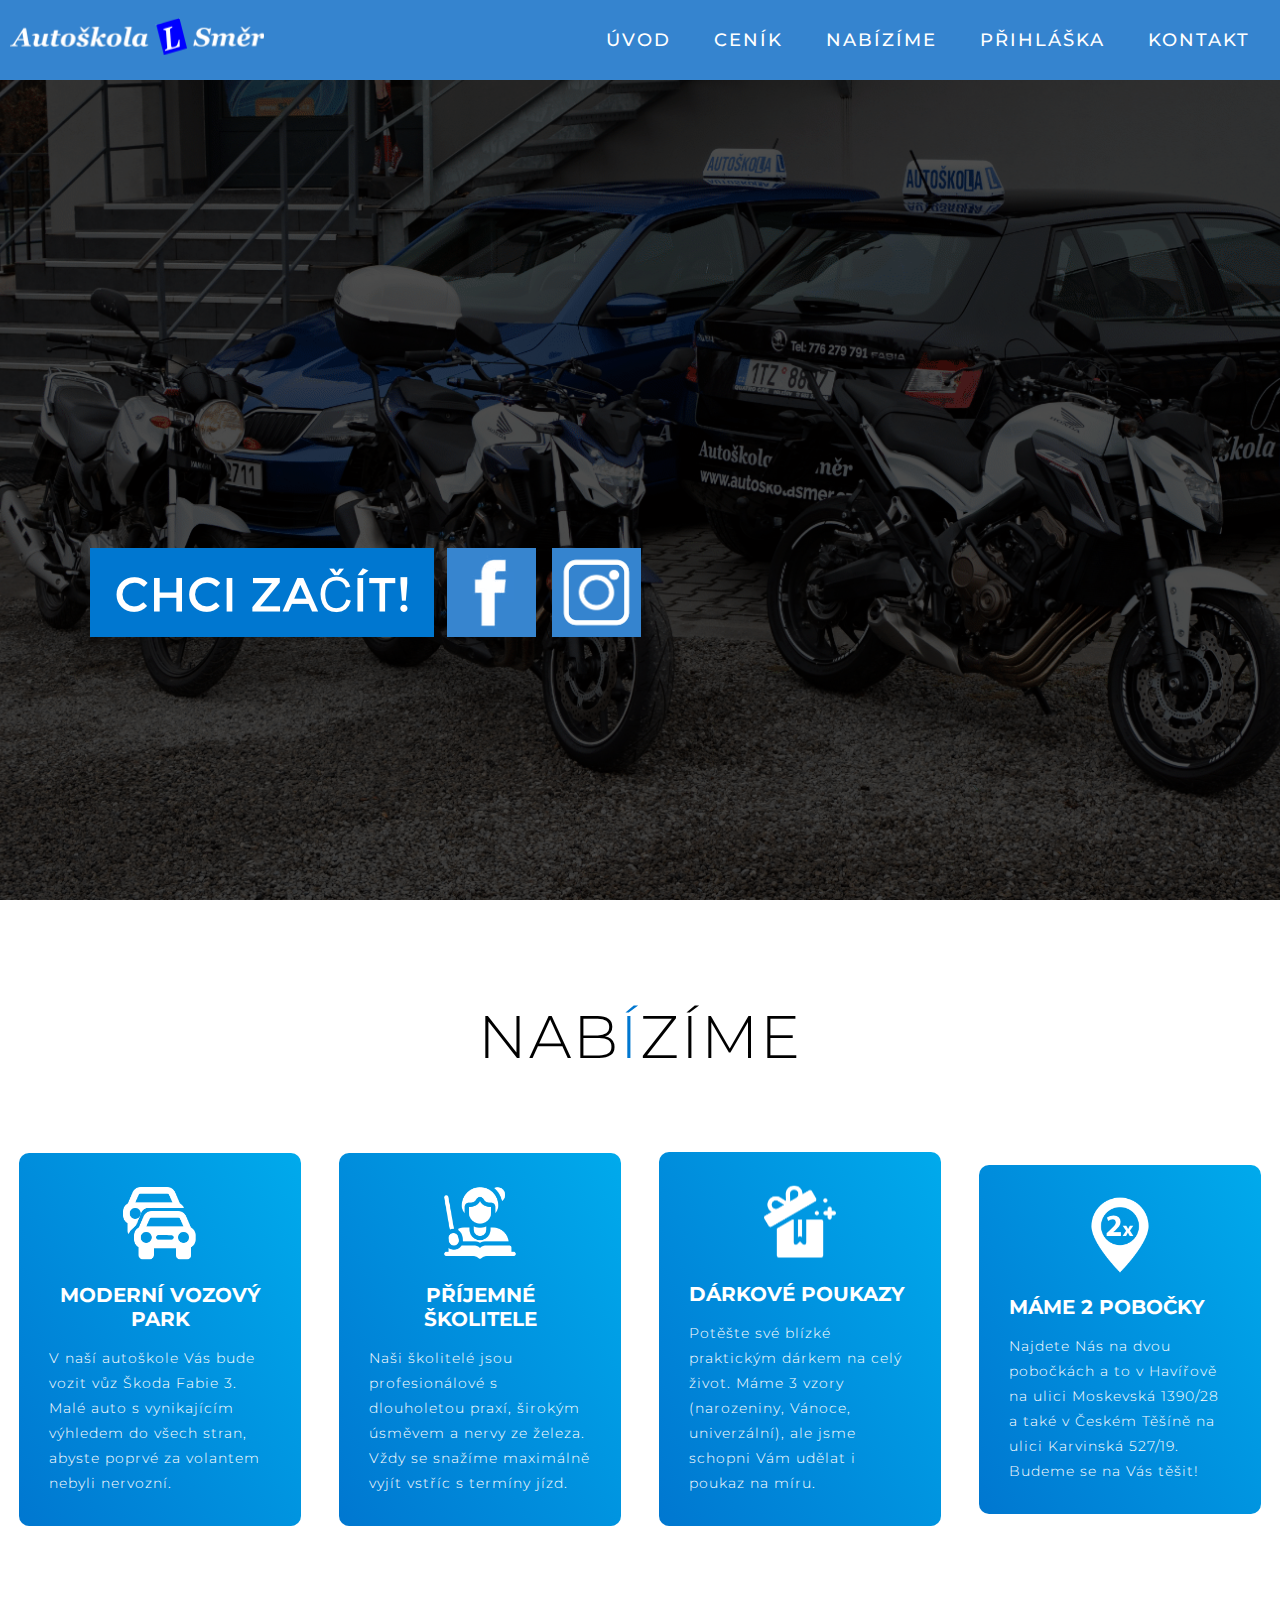
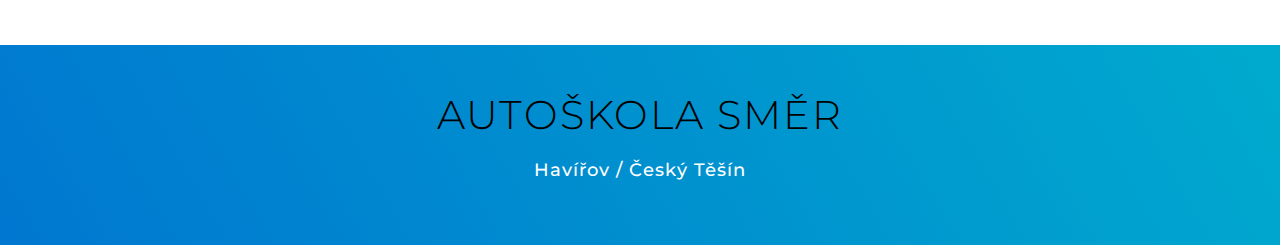
<file: index.html>
<!DOCTYPE html>
<html lang="en">

<head>
  <meta charset="UTF-8">
  <meta name="viewport" content="width=device-width, initial-scale=1.0">
  <meta name="description" content="Autoškola Směr Vám pomůže získat řidičské oprávnění na motorku nebo auto! Najdete nás v Havířově a Českém Těšíně."/>
  <link rel="stylesheet" href="style.css">
  <title>Autoškola Směr - Havířov, Český Těšín</title>
  <link rel="shortcut icon" type="image/jpg" href="./img/favicon.png"/>
</head>

<body>
  <!-- Header -->
  <section id="header">
    <div class="header container">
      <div class="nav-bar">
        <div class="brand">
          <a href="index.html">
            <h1><img src="img/autoskola_smer_logo.png" alt="autoškola havířov, český těšín, autoskola, havirov, cesky tesin"></h1>
          </a>
        </div>
        <div class="nav-list">
          <div class="hamburger">
            <div class="bar"></div>
          </div>
          <ul>
            <li><a href="index.html" data-after="Home">úvod</a></li>
            <li><a href="cenik.html" data-after="Service">Ceník</a></li>
            <li><a href="nabizime.html" data-after="Service">Nabízíme</a></li>
            <li><a href="ke_stazeni.html" data-after="links">Přihláška</a></li>
            <li><a href="kontakt.html" data-after="Contact">Kontakt</a></li>
          </ul>
        </div>
      </div>
    </div>
  </section>
  <!-- End Header -->


  <!-- Hero Section  -->
  <section id="hero">
    <div class="hero container">
      <div>
        <h1>Vítejte<span></span></h1>
        <h1>v AUTOŠKOLE SMĚR<span></span></h1>
        <h1>Havířov / Český Těšín<span></span></h1>
        <a href="#skupinyB" type="button" class="cta"><img src="./img/zacit_autoskola_smer_havirov_cesky_tesin_motorka_auto_ridicak_skupinaB_skupinaA.png" alt="autoskola autoškola Směr havířov havirov cesky tesin český těšín" /></a>
        <a href="https://www.facebook.com/Auto%C5%A1kola-Sm%C4%9Br-110506091506218" type="button" class="cta"><img src="./img/facebook_autoskola_smer_havirov_cesky_tesin_motorka_auto_ridicak_skupinaB_skupinaA.png" alt="facebook autoškola Směr Havířov a Český Těšín autoskola"/></a>\
        <a href="https://www.instagram.com/autoskolasmer/" type="button" class="cta"><img src="./img/instagram_autoskola_smer_havirov_cesky_tesin_motorka_auto_ridicak_skupinaB_skupinaA.png" alt="Instagram Autoškola Směr Havířov a Český Těšín autoskola" /></a>
      </div>
    </div>
  </section>
  <!-- End Hero Section  -->

  <!-- Service Section -->
  <section id="services">
    <div class="services container">
      <div class="service-top">
        <h1 class="section-title">NAB<span>Í</span>ZÍME</h1>
      </div>
      <div class="service-bottom">
        <div class="service-item">
          <div class="icon"><img src="./img/vozovy_park_autoskola_smer_havirov_cesky_tesin_motorka_auto_ridicak_skupinaB_skupinaA.png" alt="moderni vozovy park autoskola havirov"/></div>
          <h2>Moderní vozový park</h2>
          <p>V naší autoškole Vás bude vozit vůz Škoda Fabie 3. Malé auto s vynikajícím výhledem do všech stran, abyste poprvé za volantem nebyli nervozní.</p>
        </div>
        <div class="service-item">
          <div class="icon"><img src="./img/skolitele_autoskola_smer_havirov_cesky_tesin_motorka_auto_ridicak_skupinaB_skupinaA.png" alt="autoskola havirov cesky tesin skolitele"/></div>
          <h2>příjemné školitele</h2>
          <p>Naši školitelé jsou profesionálové s dlouholetou praxí, širokým úsměvem a nervy ze železa. Vždy se snažíme maximálně vyjít vstříc s termíny jízd.</p>
        </div>
        <div class="service-item">
          <div class="icon"><img src="./img/darkovy_poukaz_autoskola_smer_havirov_cesky_tesin_motorka_auto_ridicak_skupinaB_skupinaA.png" alt="autoskola autoškola darkovy poukaz dárkový poukaz havirov havířov český těšín"/></div>
          <h2>Dárkové poukazy</h2>
          <p>Potěšte své blízké praktickým dárkem na celý život. Máme 3 vzory (narozeniny, Vánoce, univerzální), ale jsme schopni Vám udělat i poukaz na míru. </p>
        </div>
        <div class="service-item">
          <div class="icon"><img src="./img/pobocky_autoskola_smer_havirov_cesky_tesin_motorka_auto_ridicak_skupinaB_skupinaA.png" alt="autoskola autoškola havířov havirov cesky tesin český těšín"/></div>
          <h2>Máme 2 pobočky</h2>
          <p>Najdete Nás na dvou pobočkách a to v Havířově na ulici Moskevská 1390/28 a také v Českém Těšíně na ulici Karvinská 527/19. Budeme se na Vás těšit!</p>
        </div>
      </div>
    </div>
  </section>
  <!-- End Service Section -->

  <!-- Footer -->
  <section id="footer">
    <div class="footer container">
      <div class="section-title">Autoškola směr</div>
      <h2>Havířov / Český Těšín</h2>
      </div>
    </div>
  </section>
  <!-- End Footer -->
  <script src="./app.js"></script>
</body>
</html>
</file>
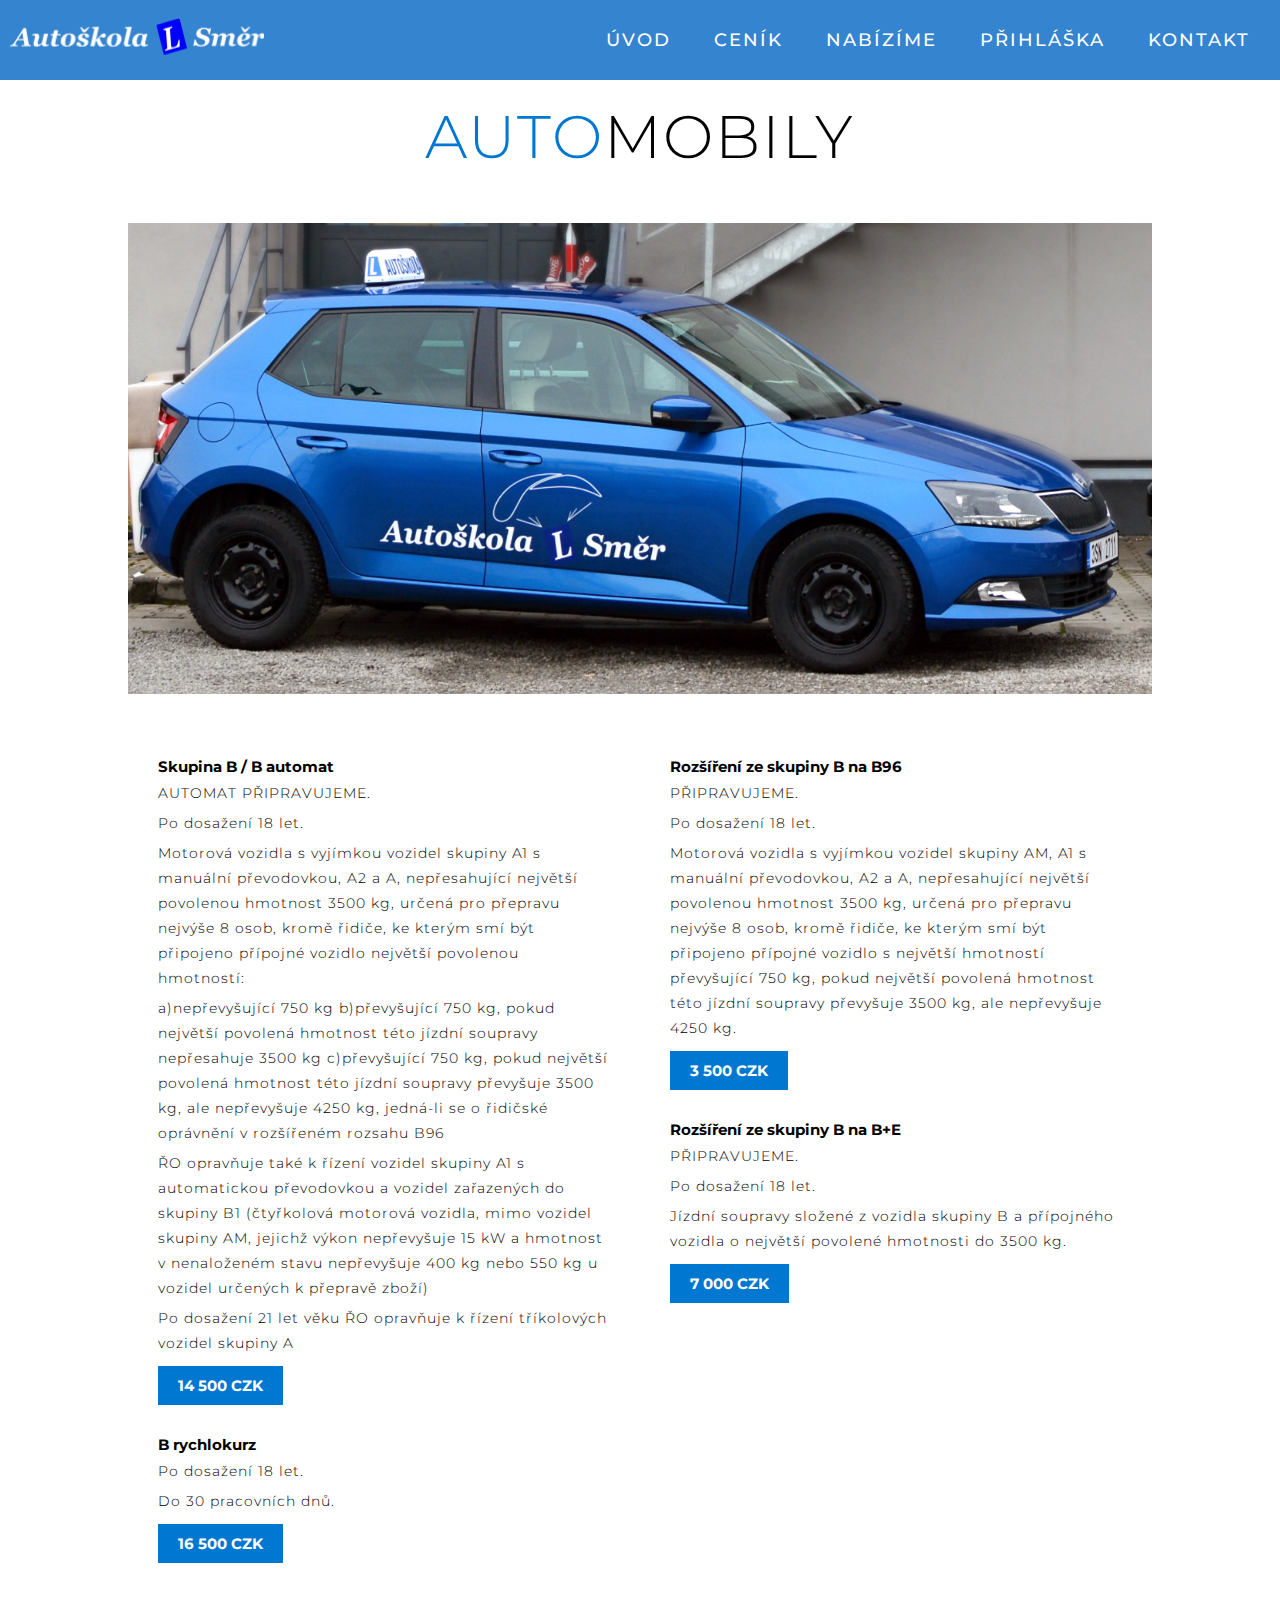
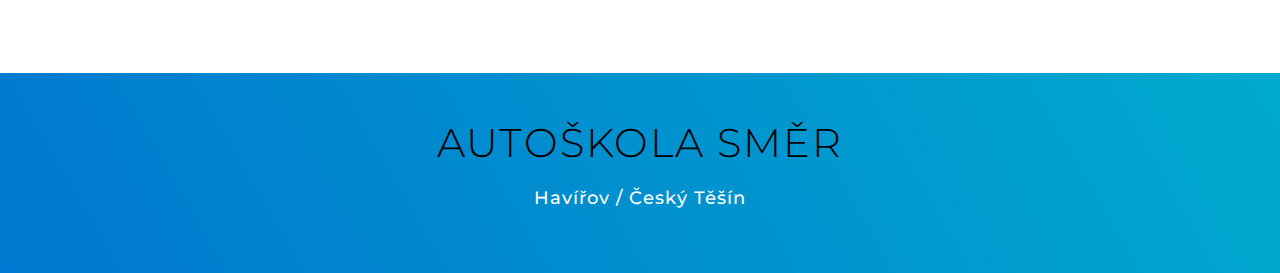
<file: car.html>
<!DOCTYPE html>
<html lang="en">

<head>
  <meta charset="UTF-8">
  <meta name="viewport" content="width=device-width, initial-scale=1.0">
  <meta name="description" content="Řidičské oprávnění pro skupinu B, B automat, B+E, B96"/>
  <link rel="stylesheet" href="style.css">
  <link rel="stylesheet" href="styleCarBike.css">
  <title>Autoškola Směr - Skupina B</title>
  <link rel="shortcut icon" type="image/jpg" href="./img/favicon.png"/>
</head>

<body>
  <!-- Header -->
  <section id="header">
    <div class="header container">
      <div class="nav-bar">
        <div class="brand">
          <a href="index.html">
            <h1><img src="img/autoskola_smer_logo.png" alt="autoškola havířov, český těšín, autoskola, havirov, cesky tesin"></h1>
          </a>
        </div>
        <div class="nav-list">
          <div class="hamburger">
            <div class="bar"></div>
          </div>
          <ul>
            <li><a href="index.html" data-after="Home">úvod</a></li>
            <li><a href="cenik.html" data-after="Service">Ceník</a></li>
            <li><a href="nabizime.html" data-after="Service">Nabízíme</a></li>
            <li><a href="ke_stazeni.html" data-after="links">Přihláška</a></li>
            <li><a href="kontakt.html" data-after="Contact">Kontakt</a></li>
          </ul>
        </div>
      </div>
    </div>
  </section>
  <!-- End Header -->

 <!-- SkupinyB Section -->
  <section id="skupinyB">
     <div class="skupinyB container">
       <div class="top">
         <h1 class="section-title"><span>Auto</span>mobily</h1>
         <img src="./img/auto_havirov_autoskola_B_B+E_B96_cesky_tesin_ridicak_ridicsky_prukaz_foto1.jpg" alt="autoskola havirov cesky tesin skupina B B+E B96">
       </div>
       <div class="bottom">
         <div class="bottom-left">

          <h2>Skupina B / B automat</h2>
          <p>AUTOMAT PŘIPRAVUJEME.</p>
          <p>Po dosažení 18 let.</p>
          <p>Motorová vozidla s vyjímkou vozidel skupiny  A1 s manuální převodovkou, A2 a A,  nepřesahující největší povolenou hmotnost 3500 kg, určená pro přepravu nejvýše 8 osob, kromě řidiče, ke kterým smí být připojeno přípojné vozidlo  největší povolenou hmotností: </p>
          <p>a)nepřevyšující 750 kg b)převyšující 750 kg, pokud největší povolená hmotnost této jízdní soupravy nepřesahuje 3500 kg c)převyšující 750 kg, pokud největší povolená hmotnost této jízdní soupravy převyšuje 3500 kg, ale nepřevyšuje 4250 kg, jedná-li se o řidičské oprávnění v rozšířeném rozsahu B96 </p>
          <p>ŘO opravňuje také k řízení vozidel skupiny A1 s automatickou převodovkou a vozidel zařazených do skupiny B1 (čtyřkolová motorová vozidla, mimo vozidel skupiny AM, jejichž výkon nepřevyšuje 15 kW a hmotnost v nenaloženém stavu nepřevyšuje 400 kg nebo 550 kg u vozidel určených k přepravě zboží)</p>
          <p>Po dosažení 21 let věku ŘO opravňuje k řízení tříkolových vozidel skupiny A</p>
          <div class="skupinyB-cena">
            <h2>14 500 CZK</h2>
          </div>

          <h2>B rychlokurz</h2>
          <p>Po dosažení 18 let.</p>
          <p>Do 30 pracovních dnů.</p>
          <div class="skupinyB-cena">
            <h2>16 500 CZK</h2>
          </div>

        </div>
        <div class="bottom-right">

          <h2>Rozšíření ze skupiny B na B96</h2>
          <p>PŘIPRAVUJEME.</p>
          <p>Po dosažení 18 let.</p>
          <p>Motorová vozidla s vyjímkou vozidel skupiny AM, A1 s manuální převodovkou, A2 a A, nepřesahující největší povolenou hmotnost 3500 kg, určená pro přepravu nejvýše 8 osob, kromě řidiče, ke kterým smí být připojeno přípojné vozidlo s největší hmotností převyšující 750 kg, pokud největší povolená hmotnost této jízdní soupravy převyšuje 3500 kg, ale nepřevyšuje 4250 kg.</p>
          <div class="skupinyB-cena">
            <h2>3 500 CZK</h2>
          </div>

          <h2>Rozšíření ze skupiny B na B+E</h2>
          <p>PŘIPRAVUJEME.</p>
          <p>Po dosažení 18 let.</p>
          <p>Jízdní soupravy složené z vozidla skupiny B a přípojného vozidla o největší povolené hmotnosti do 3500 kg.</p>
          <div class="skupinyB-cena">
            <h2>7 000 CZK</h2>
          </div>
        </div>
      </div>
    </div>
  </section>  
  <!-- End SkupinyB Section -->

  <!-- Footer -->
  <section id="footer">
    <div class="footer container">
      <div class="section-title">Autoškola směr</div>
      <h2>Havířov / Český Těšín</h2>
      </div>
    </div>
  </section>
  <!-- End Footer -->

  <script src="./app.js"></script>
</body>
</html>
</file>
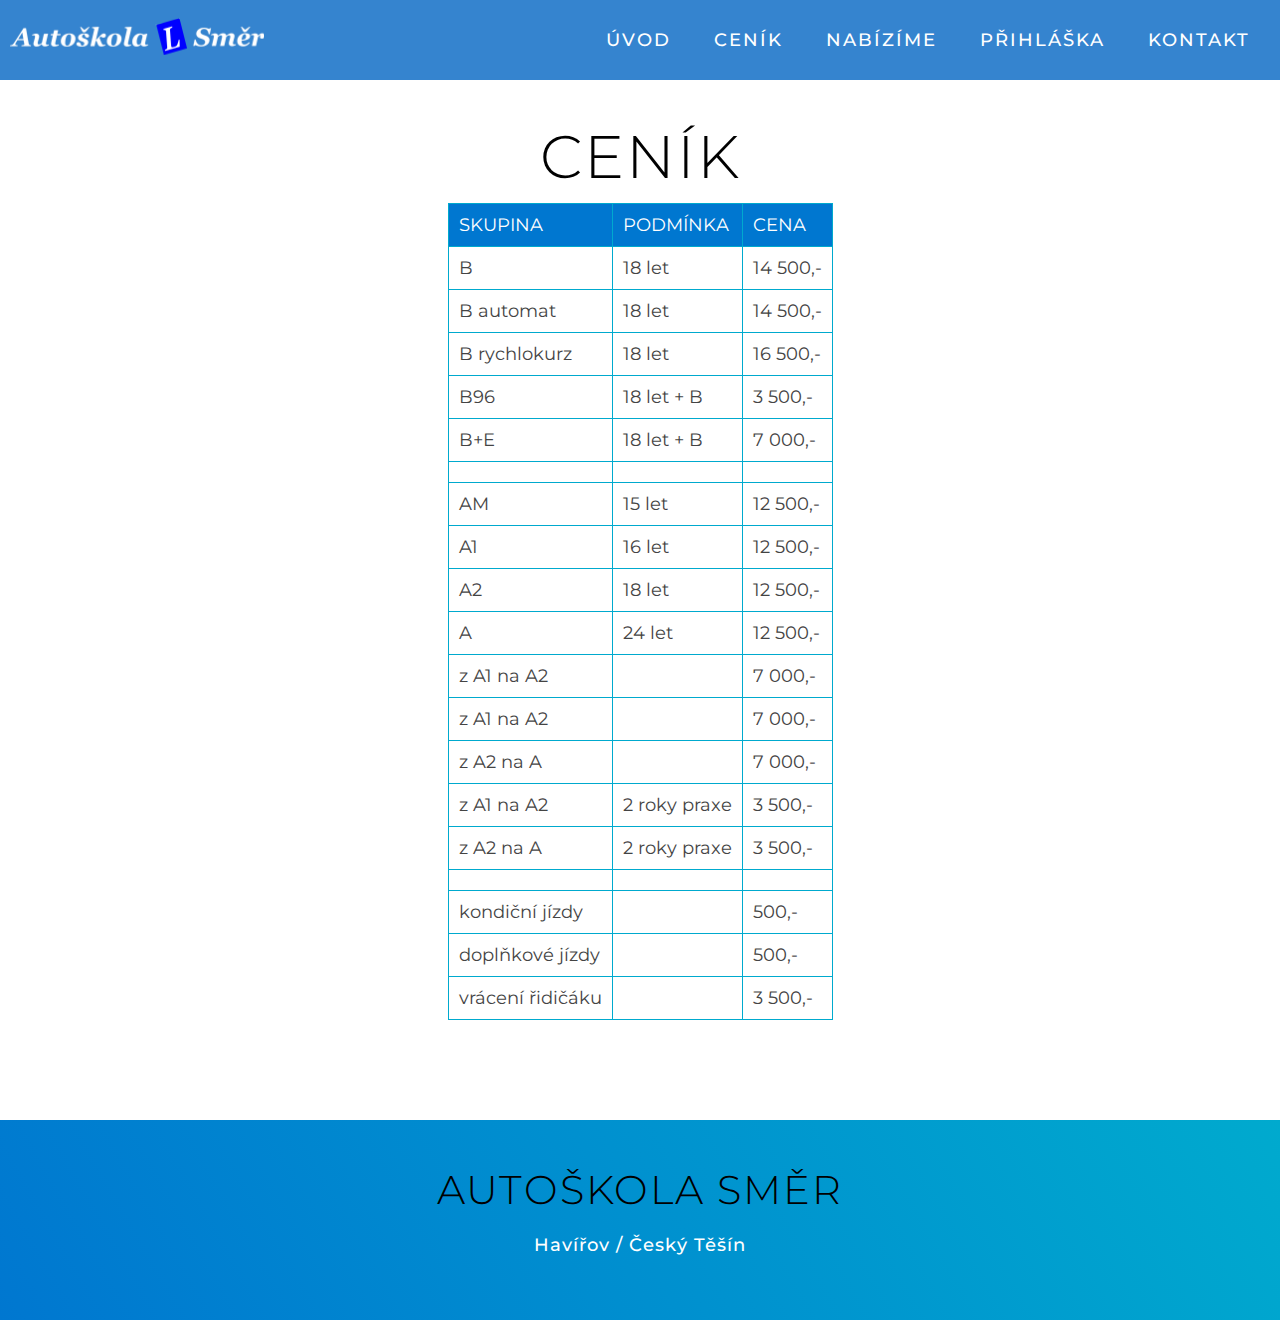
<file: cenik.html>
<!DOCTYPE html>
<html lang="en">

<head>
  <meta charset="UTF-8">
  <meta name="viewport" content="width=device-width, initial-scale=1.0">
  <meta name="description" content="Kompletní ceník naší autoškoly. Skupina B, A"/>
  <link rel="stylesheet" href="style.css">
  <link rel="stylesheet" href="styleCenik.css">
  <title>Autoškola Směr - Ceník</title>
  <link rel="shortcut icon" type="image/jpg" href="./img/favicon.png"/>
</head>

<body>
  <!-- Header -->
  <section id="header">
    <div class="header container">
      <div class="nav-bar">
        <div class="brand">
          <a href="index.html">
            <h1><img src="img/autoskola_smer_logo.png" alt="autoškola havířov, český těšín, autoskola, havirov, cesky tesin"></h1>
          </a>
        </div>
        <div class="nav-list">
          <div class="hamburger">
            <div class="bar"></div>
          </div>
          <ul>
            <li><a href="index.html" data-after="Home">úvod</a></li>
            <li><a href="cenik.html" data-after="Service">Ceník</a></li>
            <li><a href="nabizime.html" data-after="Service">Nabízíme</a></li>
            <li><a href="ke_stazeni.html" data-after="links">Přihláška</a></li>
            <li><a href="kontakt.html" data-after="Contact">Kontakt</a></li>
          </ul>
        </div>
      </div>
    </div>
  </section>
  <!-- End Header -->

<!-- Cenik Section -->
<section id="cenik">
  <div class="cenikAuto">
    <h1 class="section-title">CENÍK</h1>
  </div>

<style type="text/css">
.tg  {border-collapse:collapse; border-color:#00AACE; border-spacing:0; margin:0px auto;margin-bottom: 100px;margin-top: 10px;}
.tg td{background-color:white; border-color:#00AACE; border-style:solid; border-width:1px; color:#444;
font-size:14px; overflow:hidden; padding:10px; word-break:normal;}
.tg th{background-color:#0077D0; border-color:#00AACE; border-style:solid; border-width:1px;color:#fff;
font-size:14px;font-weight:normal; overflow:hidden; padding: 10px; word-break:normal;}
.tg .tg-7zrl{text-align:left; vertical-align:bottom;}
@media screen and (max-width: 768px) {.tg {width: auto !important;}.tg col {width: auto !important;}.tg-wrap {overflow-x: auto;-webkit-overflow-scrolling: touch;margin: auto 0px;}}
@media only screen and (min-width: 1200px) {.tg td{font-size: 18px;} .tg th{font-size: 18px;}}
</style>
<div class="tg-wrap"><table class="tg">
<thead>
 <tr>
   <th class="tg-7zrl">SKUPINA</th>
   <th class="tg-7zrl">PODMÍNKA</th>
   <th class="tg-7zrl">CENA</th>
 </tr>
</thead>
<tbody>
 <tr>
   <td class="tg-7zrl">B</td>
   <td class="tg-7zrl">18 let</td>
   <td class="tg-7zrl">14 500,-</td>
 </tr>
 <tr>
   <td class="tg-7zrl">B automat</td>
   <td class="tg-7zrl">18 let</td>
   <td class="tg-7zrl">14 500,-</td>
 </tr>
 <tr>
   <td class="tg-7zrl">B rychlokurz</td>
   <td class="tg-7zrl">18 let</td>
   <td class="tg-7zrl">16 500,-</td>
 </tr>
 <tr>
   <td class="tg-7zrl">B96</td>
   <td class="tg-7zrl">18 let + B</td>
   <td class="tg-7zrl">3 500,-</td>
 </tr>
 <tr>
   <td class="tg-7zrl">B+E</td>
   <td class="tg-7zrl">18 let + B</td>
   <td class="tg-7zrl">7 000,-</td>
 </tr>
 <tr>
   <td class="tg-7zrl"></td>
   <td class="tg-7zrl"></td>
   <td class="tg-7zrl"></td>
 </tr>
 <tr>
  <td class="tg-7zrl">AM</td>
  <td class="tg-7zrl">15 let</td>
  <td class="tg-7zrl">12 500,-</td>
</tr>
 <tr>
   <td class="tg-7zrl">A1</td>
   <td class="tg-7zrl">16 let</td>
   <td class="tg-7zrl">12 500,-</td>
 </tr>
 <tr>
   <td class="tg-7zrl">A2</td>
   <td class="tg-7zrl">18 let</td>
   <td class="tg-7zrl">12 500,-</td>
 </tr>
 <tr>
   <td class="tg-7zrl">A</td>
   <td class="tg-7zrl">24 let</td>
   <td class="tg-7zrl">12 500,-</td>
 </tr>
 <tr>
   <td class="tg-7zrl">z A1 na A2</td>
   <td class="tg-7zrl"></td>
   <td class="tg-7zrl">7 000,-</td>
 </tr>
 <tr>
   <td class="tg-7zrl">z A1 na A2</td>
   <td class="tg-7zrl"></td>
   <td class="tg-7zrl">7 000,-</td>
 </tr>
 <tr>
   <td class="tg-7zrl">z A2 na A</td>
   <td class="tg-7zrl"></td>
   <td class="tg-7zrl">7 000,-</td>
 </tr>
 <tr>
   <td class="tg-7zrl">z A1 na A2</td>
   <td class="tg-7zrl">2 roky praxe</td>
   <td class="tg-7zrl">3 500,-</td>
 </tr>
 <tr>
   <td class="tg-7zrl">z A2 na A</td>
   <td class="tg-7zrl">2 roky praxe</td>
   <td class="tg-7zrl">3 500,-</td>
 </tr>
 <tr>
   <td class="tg-7zrl"></td>
   <td class="tg-7zrl"></td>
   <td class="tg-7zrl"></td>
 </tr>
 <tr>
   <td class="tg-7zrl">kondiční jízdy</td>
   <td class="tg-7zrl"></td>
   <td class="tg-7zrl">500,-</td>
 </tr>
 <tr>
   <td class="tg-7zrl">doplňkové jízdy</td>
   <td class="tg-7zrl"></td>
   <td class="tg-7zrl">500,-</td>
 </tr>
 <tr>
   <td class="tg-7zrl">vrácení řidičáku</td>
   <td class="tg-7zrl"></td>
   <td class="tg-7zrl">3 500,-</td>
 </tr>
</tbody>
</table></div>

</section>


<!-- End Cenik Section -->

    <!-- Footer -->
    <section id="footer">
        <div class="footer container">
          <div class="section-title">Autoškola směr</div>
          <h2>Havířov / Český Těšín</h2>
          </div>
        </div>
      </section>
      <!-- End Footer -->
      <script src="./app.js"></script>
    </body>
    </html>
</file>
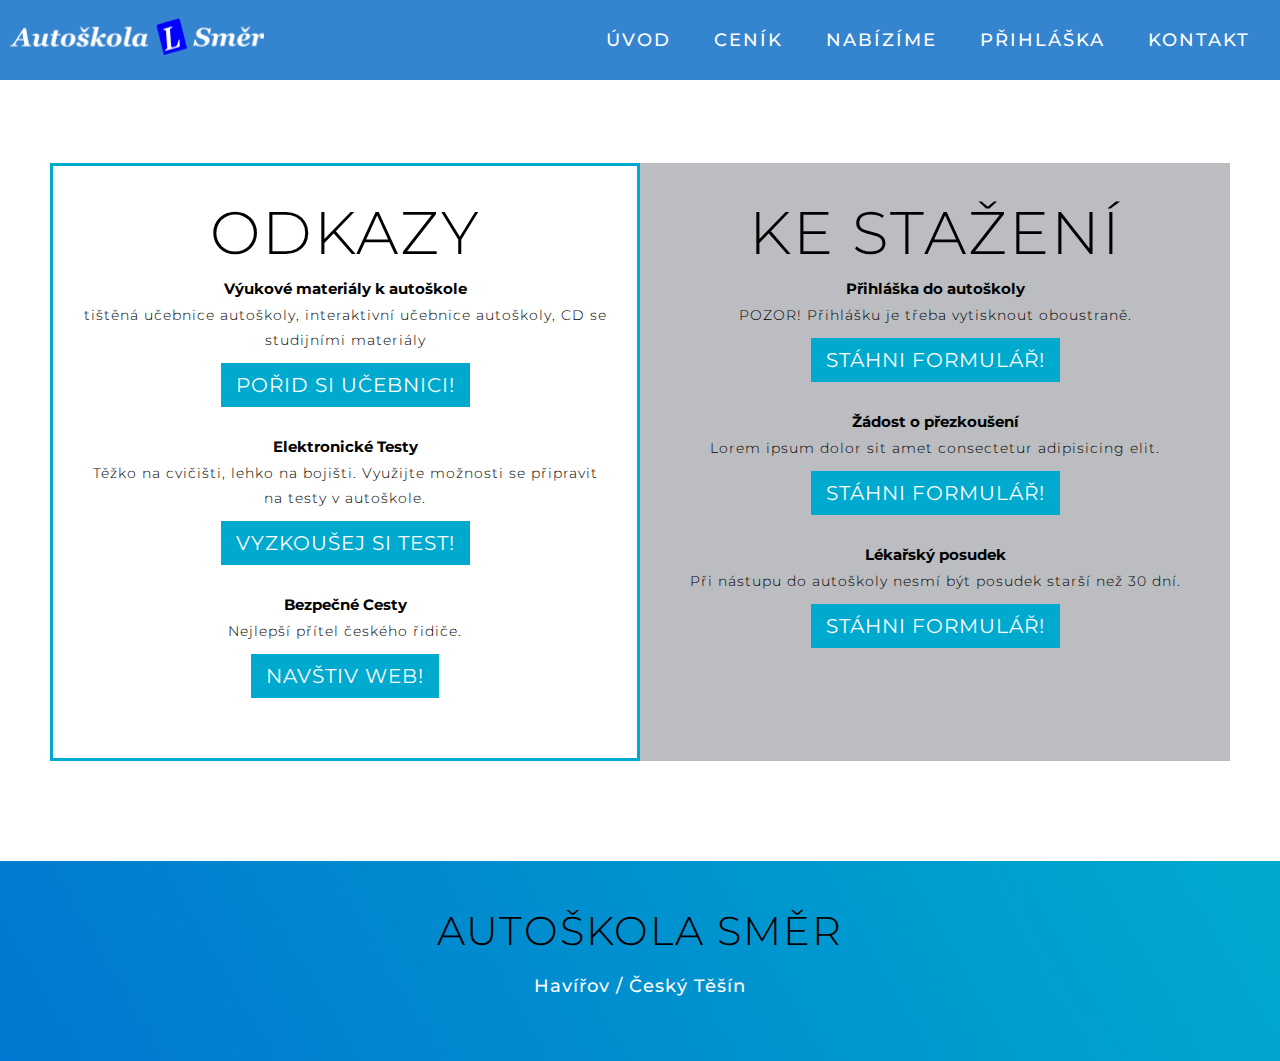
<file: ke_stazeni.html>
<!DOCTYPE html>
<html lang="en">

<head>
  <meta charset="UTF-8">
  <meta name="viewport" content="width=device-width, initial-scale=1.0">
  <meta name="description" content="Stáhnete si přihlášku a další potřebné dokumenty pohodlně z našich stránek."/>
  <link rel="stylesheet" href="style.css">
  <link rel="stylesheet" href="styleKeStazeni.css"
  <title>Autoškola Směr - Přihláška / Downloads</title>
  <link rel="shortcut icon" type="image/jpg" href="./img/favicon.png"/>
</head>

<body>
  <!-- Header -->
  <section id="header">
    <div class="header container">
      <div class="nav-bar">
        <div class="brand">
          <a href="index.html">
            <h1><img src="img/autoskola_smer_logo.png" alt="autoškola havířov, český těšín, autoskola, havirov, cesky tesin"></h1>
          </a>
        </div>
        <div class="nav-list">
          <div class="hamburger">
            <div class="bar"></div>
          </div>
          <ul>
            <li><a href="index.html" data-after="Home">úvod</a></li>
            <li><a href="cenik.html" data-after="Service">Ceník</a></li>
            <li><a href="nabizime.html" data-after="Service">Nabízíme</a></li>
            <li><a href="ke_stazeni.html" data-after="links">Přihláška</a></li>
            <li><a href="kontakt.html" data-after="Contact">Kontakt</a></li>
          </ul>
        </div>
      </div>
    </div>
  </section>
  <!-- End Header -->

<!-- Odkazy Section -->
<section id="links">
    <div class="links container">
      <div class="left">
        <h1 class="section-title">Odkazy</h1>

        <h2>Výukové materiály k autoškole</h2>
        <p>tištěná učebnice autoškoly, interaktivní učebnice autoškoly, CD se studijními materiály</p>
        <a href="http://www.schroter.cz/" type="button" class="odkaz">POŘID SI UČEBNICI!</a>

        <h2>Elektronické Testy</h2>
        <p>Těžko na cvičišti, lehko na bojišti. Využijte možnosti se připravit na testy v autoškole.</p>
        <a href="https://etesty2.mdcr.cz/" type="button" class="odkaz">VYZKOUŠEJ SI TEST!</a>
        
        <h2>Bezpečné Cesty</h2>
        <p>Nejlepší přítel českého řidiče.</p>
        <a href="https://www.bezpecnecesty.cz/" type="button" class="odkaz">NAVŠTIV WEB!</a>

      </div>
      <div class="right">
        <h1 class="section-title">Ke Stažení</h1>
        
        <h2>Přihláška do autoškoly</h2>
        <p>POZOR! Přihlášku je třeba vytisknout oboustraně.</p>
        <a href="./files/zadost_prijet_autoskola_tisk_oboustrane.pdf" download class="odkaz">STÁHNI FORMULÁŘ!</a>

        <h2>Žádost o přezkoušení</h2>
        <p>Lorem ipsum dolor sit amet consectetur adipisicing elit.</p>
        <a href="" download class="odkaz">STÁHNI FORMULÁŘ!</a>

        <h2>Lékařský posudek</h2>
        <p>Při nástupu do autoškoly nesmí být posudek starší než 30 dní.</p>
        <a href="./files/Posudek_o_zdravotni_zpusobilosti.doc" download class="odkaz">STÁHNI FORMULÁŘ!</a>

      </div>
    </div>
   </section>
 <!-- End Odkazy Section -->

<!-- Footer -->
   <section id="footer">
       <div class="footer container">
         <div class="section-title">Autoškola směr</div>
         <h2>Havířov / Český Těšín</h2>
         </div>
       </div>
     </section>
     <!-- End Footer -->
     <script src="./app.js"></script>
   </body>
   </html>
</file>
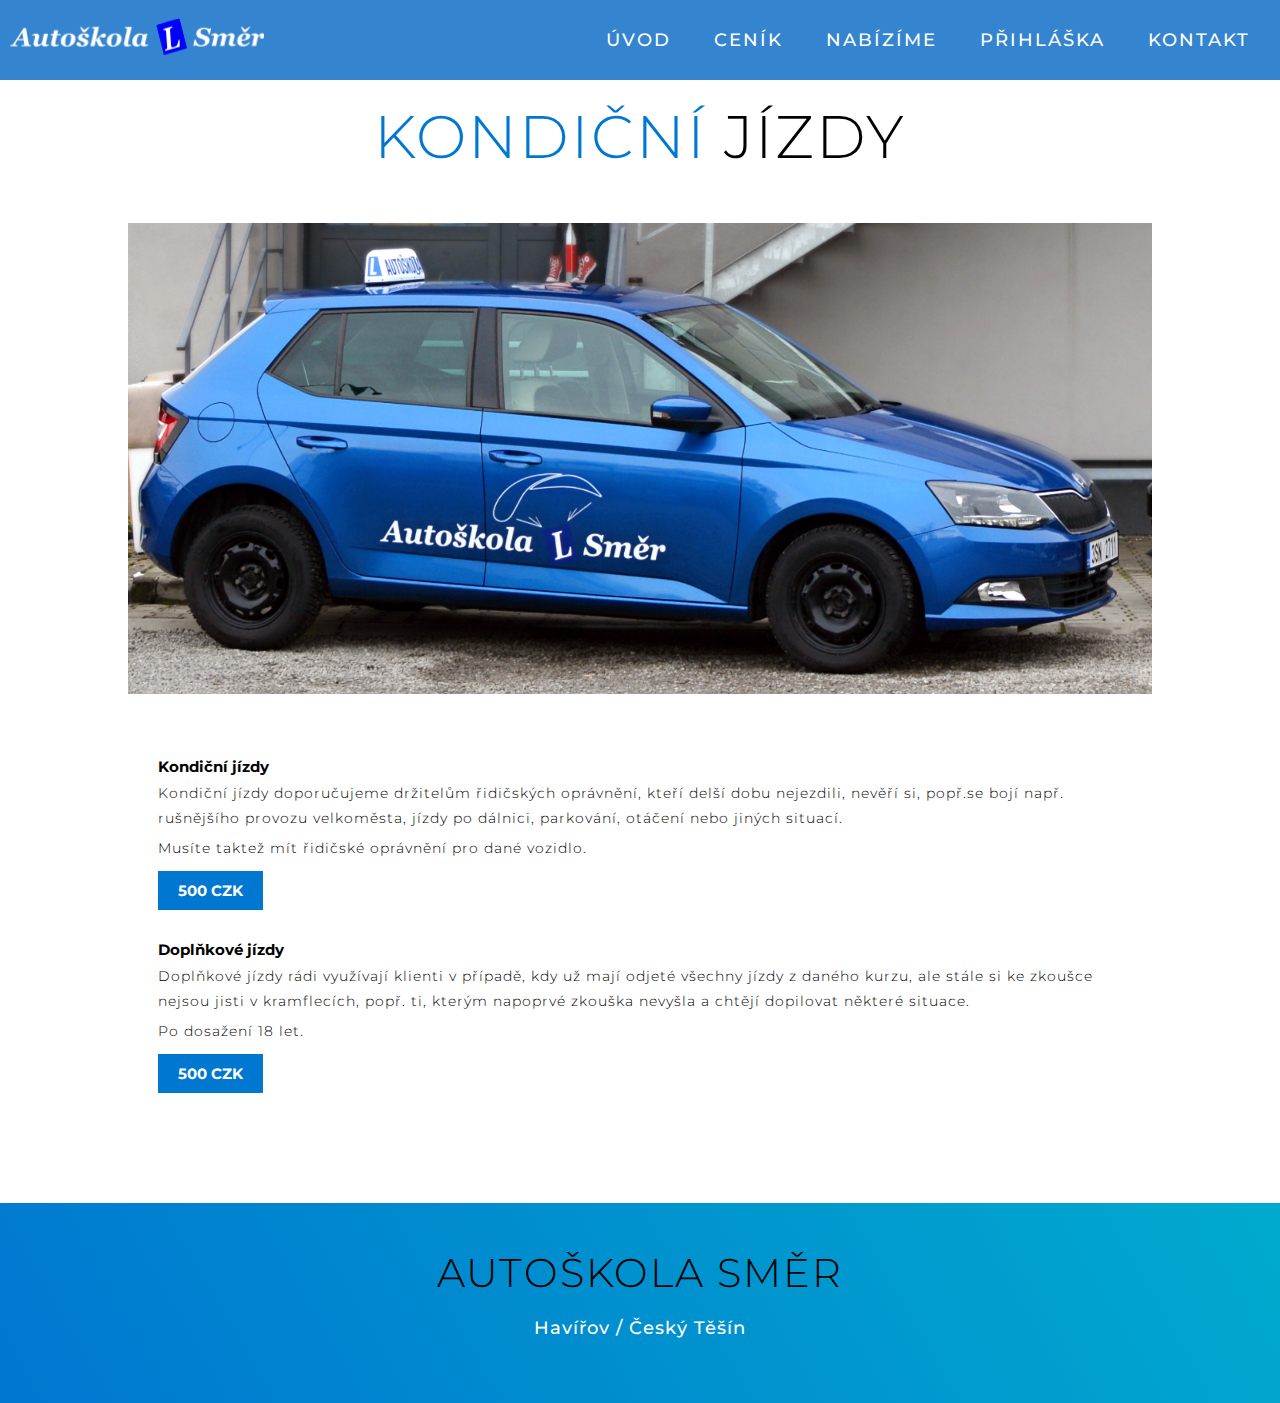
<file: kondicni_jizdy.html>
<!DOCTYPE html>
<html lang="en">

<head>
  <meta charset="UTF-8">
  <meta name="viewport" content="width=device-width, initial-scale=1.0">
  <meta name="description" content="Kondiční jízdy Havířov a Český Těšín. Pro řidiče, kteří se chtějí oprášit nebo zlepšit své schopnosti."/>
  <link rel="stylesheet" href="style.css">
  <link rel="stylesheet" href="styleCarBike.css">
  <title>Autoškola Směr - Kondiční jízdy</title>
  <link rel="shortcut icon" type="image/jpg" href="./img/favicon.png"/>
</head>

<body>
  <!-- Header -->
  <section id="header">
    <div class="header container">
      <div class="nav-bar">
        <div class="brand">
          <a href="index.html">
            <h1><img src="img/autoskola_smer_logo.png" alt="autoškola havířov, český těšín, autoskola, havirov, cesky tesin"></h1>
          </a>
        </div>
        <div class="nav-list">
          <div class="hamburger">
            <div class="bar"></div>
          </div>
          <ul>
            <li><a href="index.html" data-after="Home">úvod</a></li>
            <li><a href="cenik.html" data-after="Service">Ceník</a></li>
            <li><a href="nabizime.html" data-after="Service">Nabízíme</a></li>
            <li><a href="ke_stazeni.html" data-after="links">Přihláška</a></li>
            <li><a href="kontakt.html" data-after="Contact">Kontakt</a></li>
          </ul>
        </div>
      </div>
    </div>
  </section>
  <!-- End Header -->

<!-- SkupinyB Section -->
<section id="skupinyB">
    <div class="skupinyB container">
      <div class="top">
        <h1 class="section-title"><span>Kondiční</span> jízdy</h1>
        <img src="./img/auto_havirov_autoskola_B_B+E_B96_cesky_tesin_ridicak_ridicsky_prukaz_foto1.jpg" alt="autoskola havirov cesky tesin skupina B B+E B96">
      </div>
      <div class="bottom">
        <div class="bottom-left">

         <h2>Kondiční jízdy</h2>
         <p>Kondiční jízdy doporučujeme držitelům řidičských oprávnění, kteří delší dobu nejezdili, nevěří si, popř.se bojí např. rušnějšího provozu velkoměsta, jízdy po dálnici, parkování, otáčení nebo jiných situací.</p>
         <p>Musíte taktež mít řidičské oprávnění pro dané vozidlo.</p>
         <div class="skupinyB-cena">
           <h2>500 CZK</h2>
         </div>

         <h2>Doplňkové jízdy</h2>
         <p>Doplňkové jízdy rádi využívají klienti v případě, kdy už mají odjeté všechny jízdy z daného kurzu, ale stále si ke zkoušce nejsou jisti v kramflecích, popř. ti, kterým napoprvé zkouška nevyšla a chtějí dopilovat některé situace.</p>
         <p>Po dosažení 18 let.</p>
         <div class="skupinyB-cena">
           <h2>500 CZK</h2>
         </div>

       </div>
     </div>
   </div>
 </section>  
 <!-- End SkupinyB Section -->

    <!-- Footer -->
    <section id="footer">
        <div class="footer container">
          <div class="section-title">Autoškola směr</div>
          <h2>Havířov / Český Těšín</h2>
          </div>
        </div>
      </section>
      <!-- End Footer -->
      <script src="./app.js"></script>
    </body>
    </html>
</file>
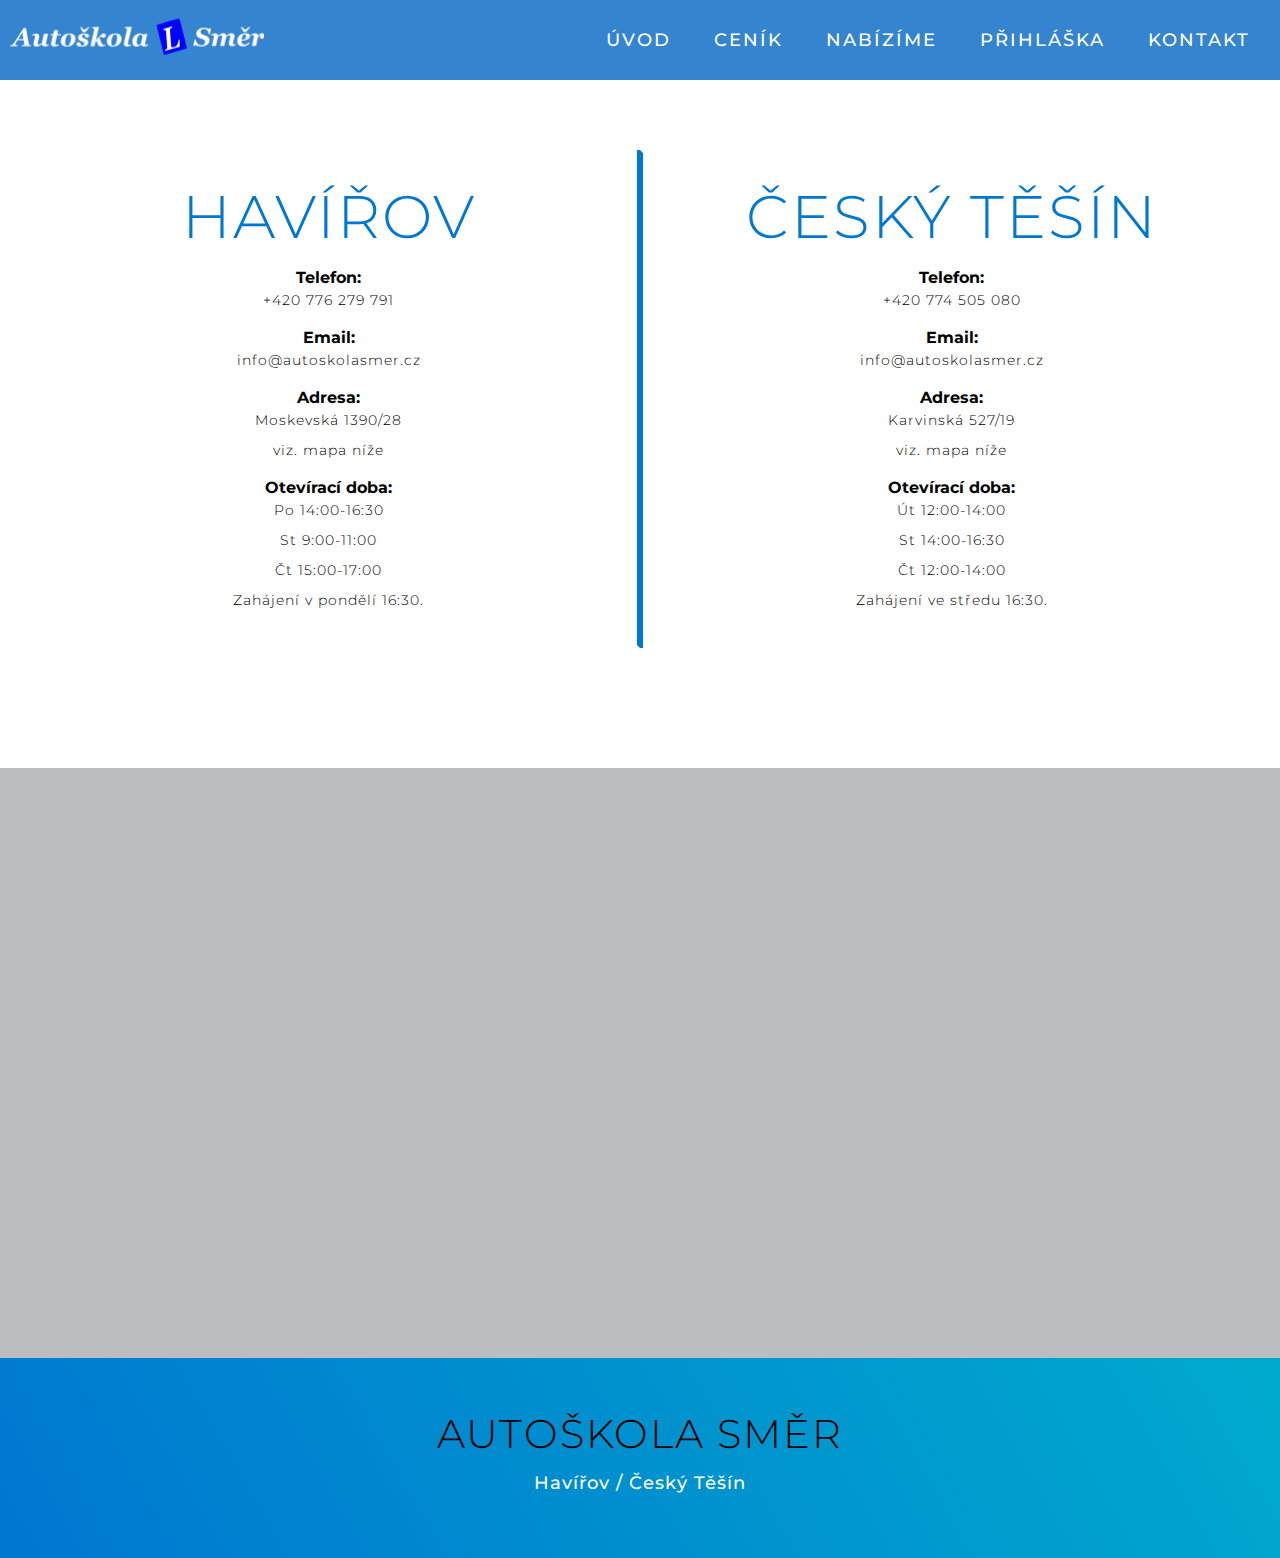
<file: kontakt.html>
<!DOCTYPE html>
<html lang="en">

<head>
  <meta charset="UTF-8">
  <meta name="viewport" content="width=device-width, initial-scale=1.0">
  <meta name="description" content="Kontakt na Autoškolu Směr. Havířov a Český Těšín."/>
  <link rel="stylesheet" href="style.css">
  <link rel="stylesheet" href="styleKontakt.css">
  <title>Autoškola Směr - Kontakt</title>
  <link rel="shortcut icon" type="image/jpg" href="./img/favicon.png"/>
</head>

<body>
  <!-- Header -->
  <section id="header">
    <div class="header container">
      <div class="nav-bar">
        <div class="brand">
          <a href="index.html">
            <h1><img src="img/autoskola_smer_logo.png" alt="autoškola havířov, český těšín, autoskola, havirov, cesky tesin"></h1>
          </a>
        </div>
        <div class="nav-list">
          <div class="hamburger">
            <div class="bar"></div>
          </div>
          <ul>
            <li><a href="index.html" data-after="Home">úvod</a></li>
            <li><a href="cenik.html" data-after="Service">Ceník</a></li>
            <li><a href="nabizime.html" data-after="Service">Nabízíme</a></li>
            <li><a href="ke_stazeni.html" data-after="links">Přihláška</a></li>
            <li><a href="kontakt.html" data-after="Contact">Kontakt</a></li>
          </ul>
        </div>
      </div>
    </div>
  </section>
  <!-- End Header -->

<section id="contact">
    <div class="contact container">
      <div class="left">

        <h1 class="section-title"><span>Havířov</span></h1>
        <h2>Telefon:</h2><p>+420 776 279 791</p>
        <h2>Email:</h2><p>info@autoskolasmer.cz</p>
        <h2>Adresa:</h2><p>Moskevská 1390/28</p><p>viz. mapa níže</p>
        <h2>Otevírací doba:</h2>
        <p>Po 14:00-16:30</p>
        <p>St 9:00-11:00</p>
        <p>Čt 15:00-17:00</p>
        <p>Zahájení v pondělí 16:30.</p></p>
      </div>

      <div class="right">
        <h1 class="section-title"><span>ČESKÝ TĚŠÍN</span></h1>
        <h2>Telefon:</h2><p>+420 774 505 080</p>
        <h2>Email:</h2><p>info@autoskolasmer.cz</p>
        <h2>Adresa:</h2><p>Karvinská 527/19</p><p>viz. mapa níže</p>
        <h2>Otevírací doba:</h2>
        <p>Út 12:00-14:00</p>
        <p>St 14:00-16:30</p>
        <p>Čt 12:00-14:00</p>
        <p>Zahájení ve středu 16:30.</p></p>
      </div>

    </div>
</section>

  <!-- Map Section -->
  <section id="map">
    <div class="map container">
        <iframe src="https://www.google.com/maps/embed?pb=!1m18!1m12!1m3!1d2150.5264590106385!2d18.437681990992562!3d49.78693979039235!2m3!1f0!2f0!3f0!3m2!1i1024!2i768!4f13.1!3m3!1m2!1s0x4713fece79aec76b%3A0xcbeef9a42d804ed4!2zTW9za2V2c2vDoSAxMzkwLzI4LCBNxJtzdG8sIDczNiAwMSBIYXbDrcWZb3Y!5e0!3m2!1scs!2scz!4v1640858472893!5m2!1scs!2scz" width="600" height="450" style="border:0;" class="googlemapa" allowfullscreen="" loading="lazy"></iframe>
        <iframe src="https://www.google.com/maps/embed?pb=!1m18!1m12!1m3!1d2578.0081264715905!2d18.617103116186456!3d49.74829087938467!2m3!1f0!2f0!3f0!3m2!1i1024!2i768!4f13.1!3m3!1m2!1s0x471406aa77e042af%3A0xa3f18541e1f8e4d0!2zS2Fydmluc2vDoSA1MjcsIDczNyAwMSDEjGVza8O9IFTEm8Whw61u!5e0!3m2!1scs!2scz!4v1640858554244!5m2!1scs!2scz" width="600" height="450" style="border:0;" class="googlemapa" allowfullscreen="" loading="lazy"></iframe>
    </div>
   </section>
 <!-- End Map Section -->

  <!-- Footer -->
  <section id="footer">
    <div class="footer container">
      <div class="section-title">Autoškola směr</div>
      <h2>Havířov / Český Těšín</h2>
      </div>
    </div>
  </section>
  <!-- End Footer -->
  <script src="./app.js"></script>
</body>
</html>
</file>
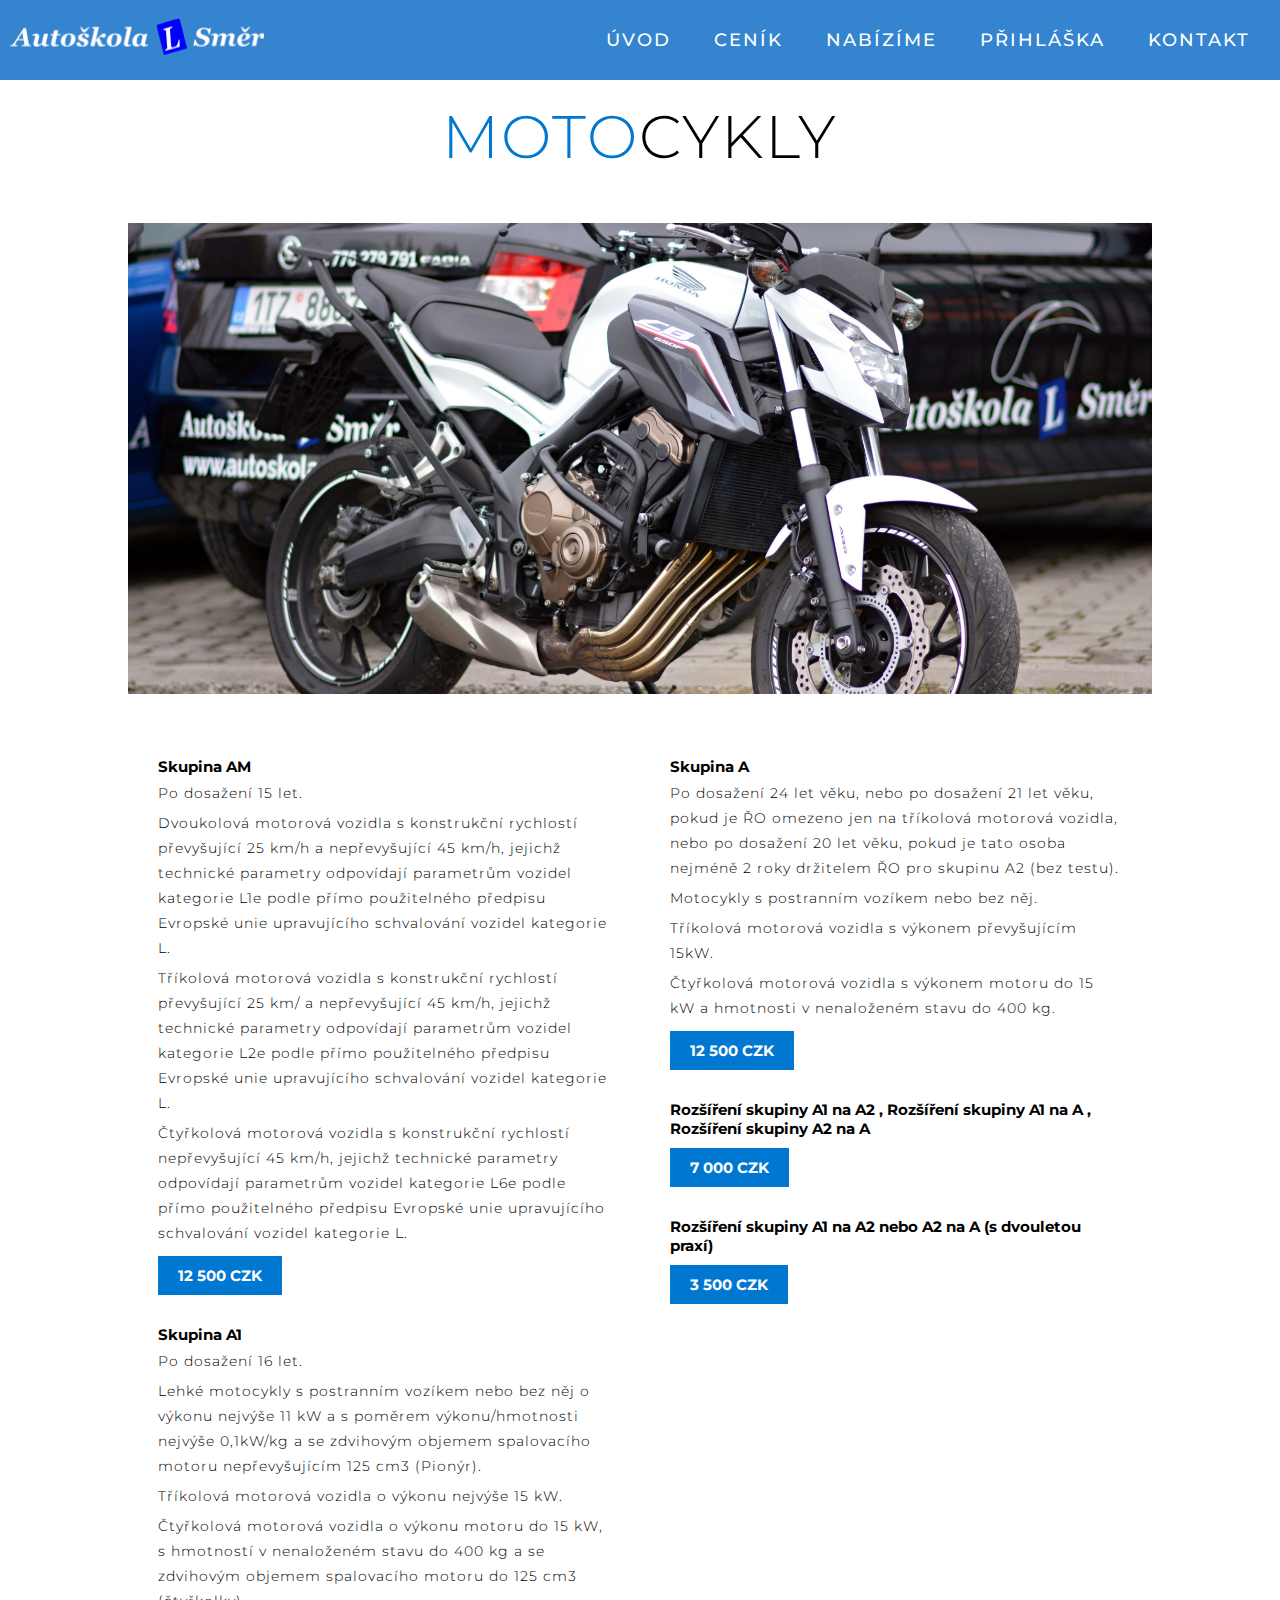
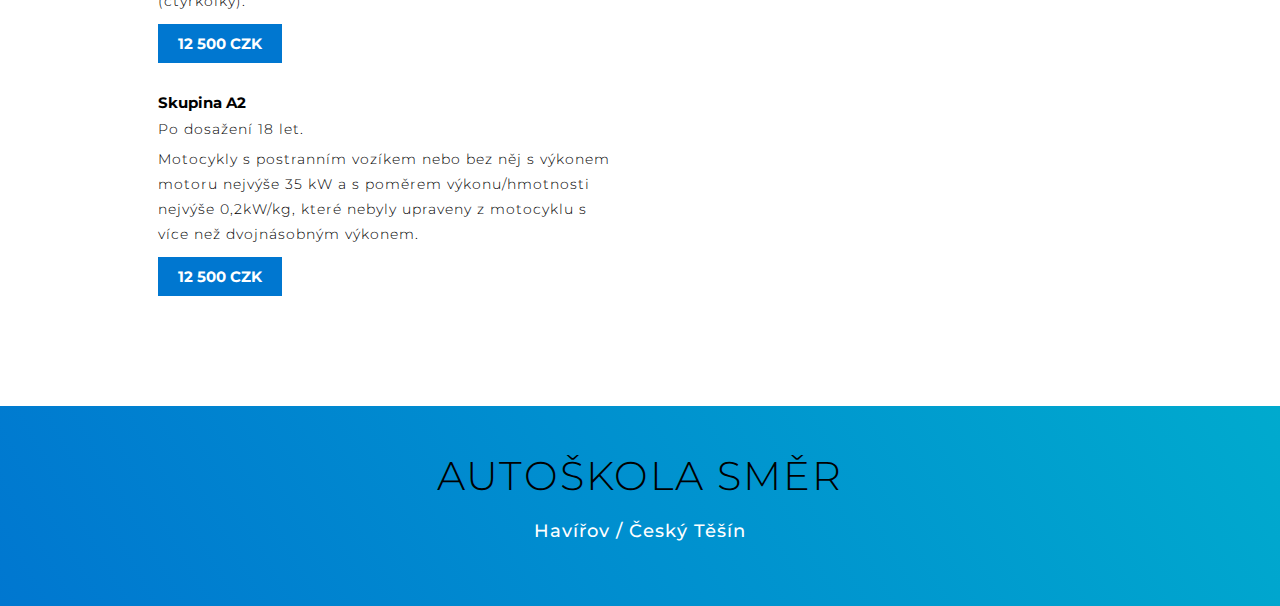
<file: motorka.html>
<!DOCTYPE html>
<html lang="en">

<head>
  <meta charset="UTF-8">
  <meta name="viewport" content="width=device-width, initial-scale=1.0">
  <meta name="description" content="Řdičské oprávnění pro skupinu A / AM / A2 / A1. Havířov, Český Těšín."/>
  <link rel="stylesheet" href="style.css">
  <link rel="stylesheet" href="styleCarBike.css">
  <title>Autoškola Směr - Skupina A</title>
  <link rel="shortcut icon" type="image/jpg" href="./img/favicon.png"/>
</head>

<body>
  <!-- Header -->
  <section id="header">
    <div class="header container">
      <div class="nav-bar">
        <div class="brand">
          <a href="index.html">
            <h1><img src="img/autoskola_smer_logo.png" alt="autoškola havířov, český těšín, autoskola, havirov, cesky tesin"></h1>
          </a>
        </div>
        <div class="nav-list">
          <div class="hamburger">
            <div class="bar"></div>
          </div>
          <ul>
            <li><a href="index.html" data-after="Home">úvod</a></li>
            <li><a href="cenik.html" data-after="Service">Ceník</a></li>
            <li><a href="nabizime.html" data-after="Service">Nabízíme</a></li>
            <li><a href="ke_stazeni.html" data-after="links">Přihláška</a></li>
            <li><a href="kontakt.html" data-after="Contact">Kontakt</a></li>
          </ul>
        </div>
      </div>
    </div>
  </section>
  <!-- End Header -->

<!-- SkupinyA Section -->
  <section id="skupinyB">
    <div class="skupinyB container">
      <div class="top">
        <h1 class="section-title"><span>Moto</span>cykly</h1>
        <img src="./img/motorka_havirov_autoskola_A_A1_A2_AM_cesky_tesin_ridicak_ridicsky_prukaz_foto1.jpg" alt="autoskola autoškola skupina A AM A1 A1 havířov český těšín">
      </div>
      <div class="bottom">
        <div class="bottom-left">
         
          <h2>Skupina AM</h2>
          <p>Po dosažení 15 let.</p>
          <p>Dvoukolová motorová vozidla s konstrukční rychlostí převyšující 25 km/h a nepřevyšující 45 km/h, jejichž technické parametry odpovídají parametrům vozidel kategorie L1e podle přímo použitelného předpisu Evropské unie upravujícího schvalování vozidel kategorie L.</p>
          <p>Tříkolová motorová vozidla s konstrukční rychlostí převyšující 25 km/ a nepřevyšující 45 km/h, jejichž technické parametry odpovídají parametrům vozidel kategorie L2e podle přímo použitelného předpisu Evropské unie upravujícího schvalování vozidel kategorie L.</p>
          <p>Čtyřkolová motorová vozidla s konstrukční rychlostí nepřevyšující 45 km/h, jejichž technické parametry odpovídají parametrům vozidel kategorie L6e podle přímo použitelného předpisu  Evropské unie upravujícího schvalování vozidel kategorie L.</p>
          <div class="skupinyB-cena">
            <h2>12 500 CZK</h2>
          </div>
 
          <h2>Skupina A1</h2>
          <p>Po dosažení 16 let.</p>
          <p>Lehké motocykly s postranním vozíkem nebo bez něj o výkonu nejvýše 11 kW a s poměrem výkonu/hmotnosti nejvýše 0,1kW/kg a se zdvihovým objemem spalovacího motoru nepřevyšujícím 125 cm3 (Pionýr).</p>
          <p>Tříkolová motorová vozidla o výkonu nejvýše 15 kW.</p>
          <p>Čtyřkolová motorová vozidla o výkonu motoru do 15 kW, s hmotností v nenaloženém stavu do 400 kg a se zdvihovým objemem spalovacího motoru do 125 cm3 (čtyřkolky).</p>
          <div class="skupinyB-cena">
           <h2>12 500 CZK</h2>
         </div>
 
         <h2>Skupina A2</h2>
         <p>Po dosažení 18 let.</p>
         <p>Motocykly s postranním vozíkem nebo bez něj s výkonem motoru nejvýše 35 kW a s poměrem výkonu/hmotnosti nejvýše 0,2kW/kg, které nebyly upraveny z motocyklu s více než dvojnásobným výkonem.</p>
         <div class="skupinyB-cena">
           <h2>12 500 CZK</h2>
         </div>

       </div>
       <div class="bottom-right">

        <h2>Skupina A</h2>
        <p>Po dosažení 24 let věku, nebo po dosažení 21 let věku, pokud je ŘO omezeno jen na tříkolová motorová vozidla, nebo po dosažení 20 let věku, pokud je tato osoba nejméně 2 roky držitelem ŘO pro skupinu A2 (bez testu).</p>
        <p>Motocykly s postranním vozíkem nebo bez něj.</p>
        <p>Tříkolová motorová vozidla s výkonem převyšujícím 15kW.</p>
        <p>Čtyřkolová motorová vozidla s výkonem motoru do 15 kW a hmotnosti v nenaloženém stavu do 400 kg.</p>
        <div class="skupinyB-cena">
          <h2>12 500 CZK</h2>
        </div>

        <h2>Rozšíření skupiny A1 na A2 , Rozšíření skupiny A1 na A , Rozšíření skupiny A2 na A</h2>
        <div class="skupinyB-cena">
          <h2>7 000 CZK</h2>
        </div>

        <h2>Rozšíření skupiny A1 na A2 nebo A2 na A (s dvouletou praxí)   </h2>
        <div class="skupinyB-cena">
          <h2>3 500 CZK</h2>
        </div>

       </div>
     </div>
   </div>
  </section>
 <!-- End SkupinyA Section -->

  <!-- Footer -->
  <section id="footer">
    <div class="footer container">
      <div class="section-title">Autoškola směr</div>
      <h2>Havířov / Český Těšín</h2>
      </div>
    </div>
  </section>
  <!-- End Footer -->

  <script src="./app.js"></script>
</body>
</html>
</file>
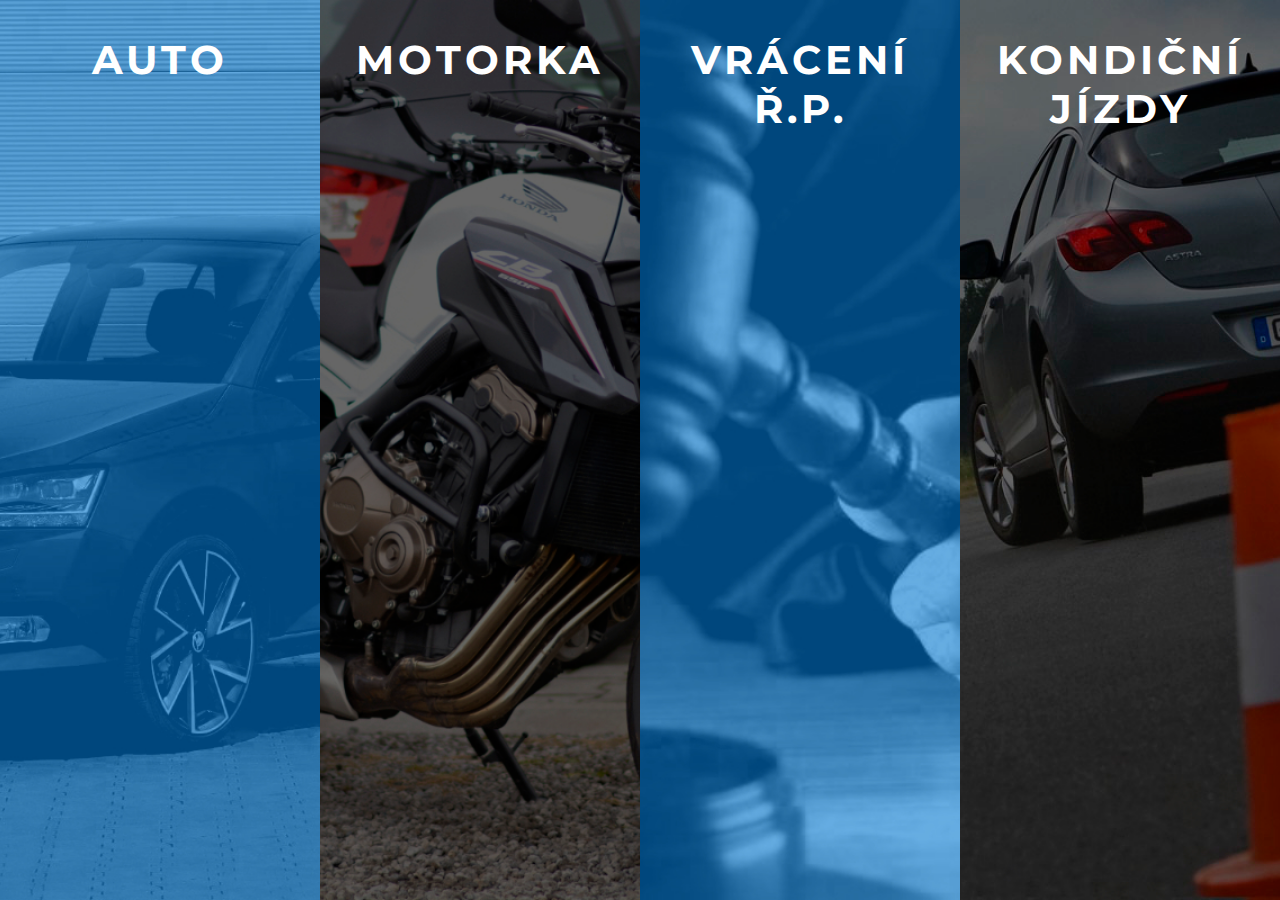
<file: nabizime.html>
<!DOCTYPE html>
<html lang="en">

<head>
  <meta charset="UTF-8">
  <meta name="viewport" content="width=device-width, initial-scale=1.0">
  <meta name="description" content="Naše autoškola v Havířově a Českém Těšíně Vám pomůže získat řidičské oprávnění pro skupina A a B."/>
  <link rel="stylesheet" href="style.css">
  <link rel="stylesheet" href="styleService.css">
  <title>Autoškola Směr - Nabízíme</title>
  <link rel="shortcut icon" type="image/jpg" href="./img/favicon.png"/>
</head>

<body>
  <!-- Header -->
  <!-- <section id="header">
    <div class="header container">
      <div class="nav-bar">
        <div class="brand">
          <a href="#hero">
            <h1><img src="img/autoskola_smer_logo.png" alt="autoškola havířov, český těšín, autoskola, havirov, cesky tesin"></h1>
          </a>
        </div>
        <div class="nav-list">
          <div class="hamburger">
            <div class="bar"></div>
          </div>
          <ul>
            <li><a href="index.html" data-after="Home">úvod</a></li>
            <li><a href="cenik.html" data-after="Service">Ceník</a></li>
            <li><a href="nabizime.html" data-after="Service">Nabízíme</a></li>
            <li><a href="ke_stazeni.html" data-after="links">Ke stažení</a></li>
            <li><a href="kontakt.html" data-after="Contact">Kontakt</a></li>
          </ul>
        </div>
      </div>
    </div>
  </section> -->
  <!-- End Header -->

    <!-- ServiceNav Section -->
  <div class="nabizime">
    <a href="car.html" class="listCar">
      <h1 class="nabizime-title">AUTO</h1>
    </a>
    
    <a href="motorka.html" class="listBike">
      <h1 class="nabizime-title">MOTORKA</h1>
    </a>
        
    <a href="vraceni_r_p.html" class="listRedo">
      <h1 class="nabizime-title">VRÁCENÍ<br>Ř.P.</h1>
    </a>
    
    <a href="kondicni_jizdy.html" class="listCondition">
      <h1 class="nabizime-title">KONDIČNÍ<br>JÍZDY</h1>
    </a>
    
  </div>
    <!-- End ServiceNav Section -->

  <script src="./app.js"></script>
</body>
</html>
</file>
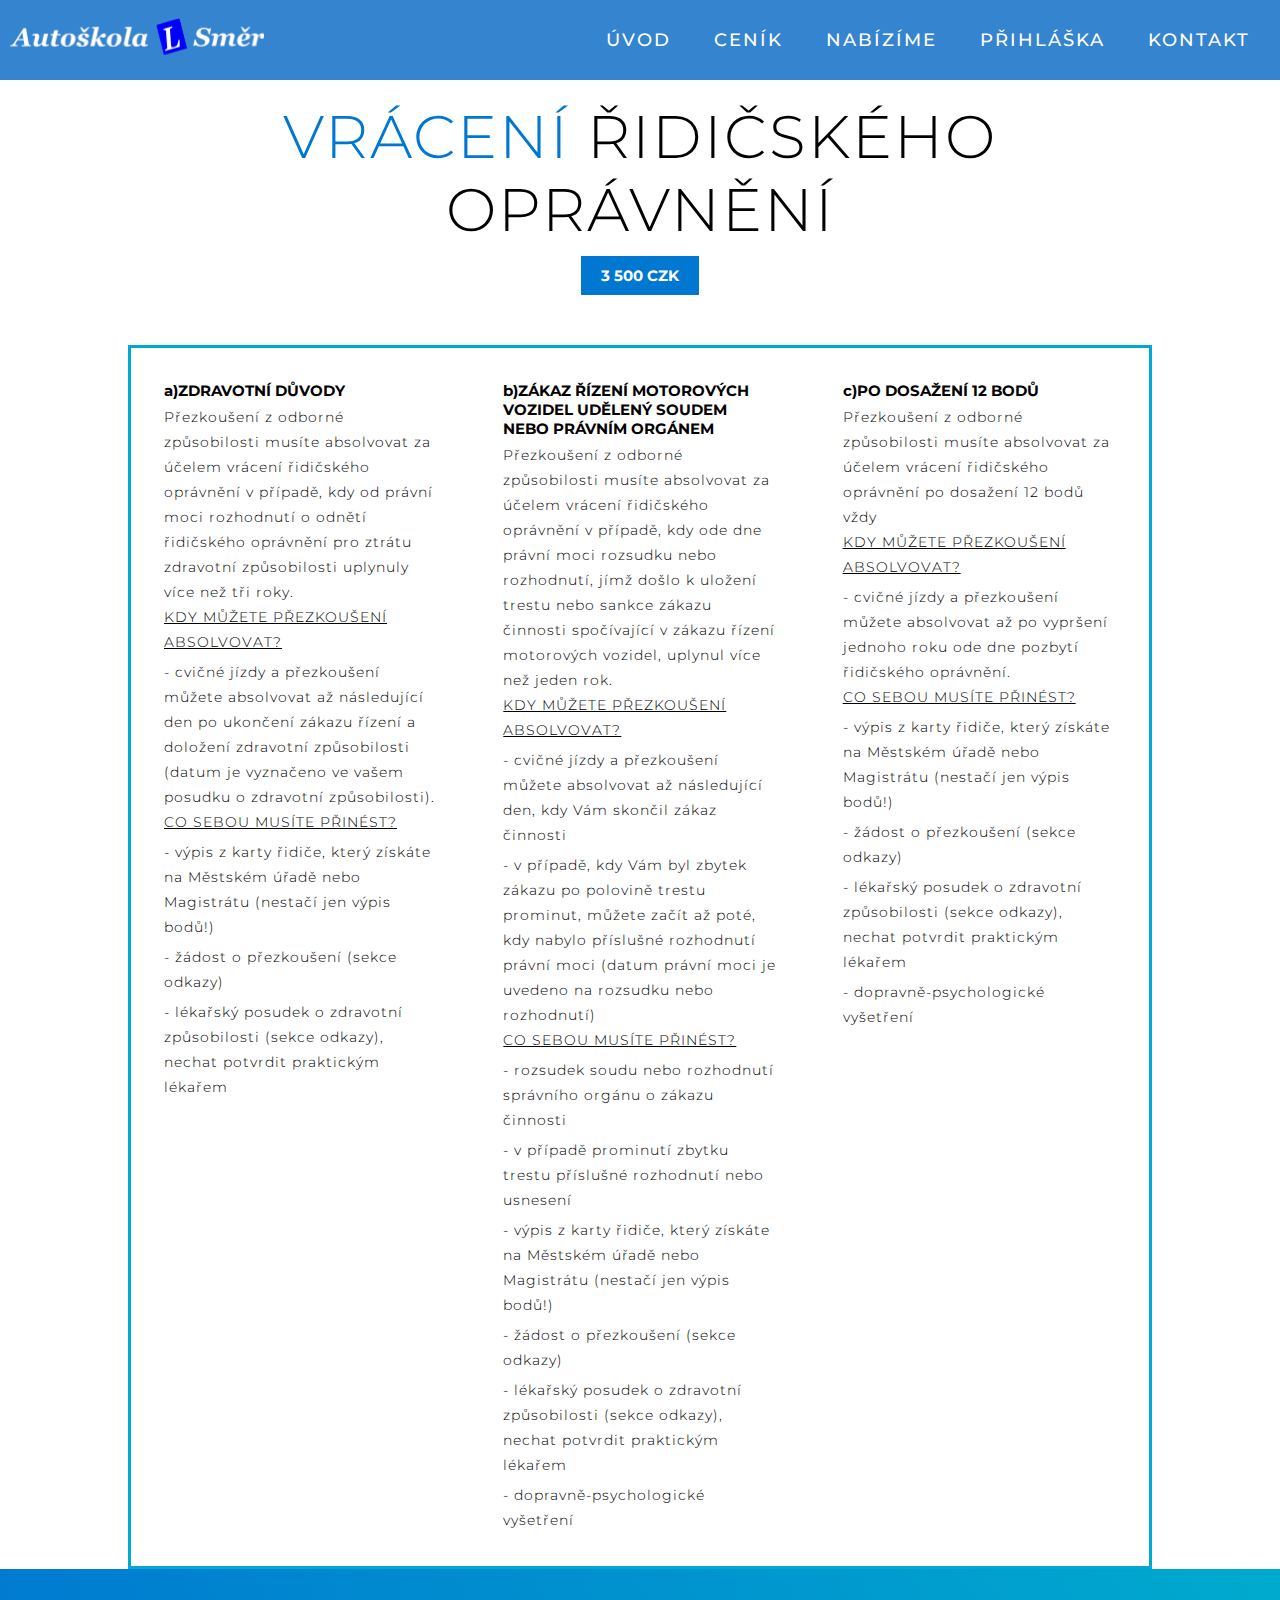
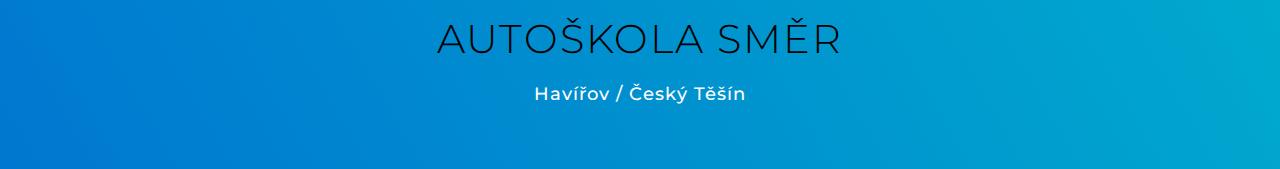
<file: vraceni_r_p.html>
<!DOCTYPE html>
<html lang="en">

<head>
  <meta charset="UTF-8">
  <meta name="viewport" content="width=device-width, initial-scale=1.0">
  <meta name="description" content="Vrácení řidičského oprávnění s autoškolou Směr = Havířov a Český Těšín."/>
  <link rel="stylesheet" href="style.css">
  <link rel="stylesheet" href="styleVraceni_R_P.css">
  <title>Autoškola Směr - Vrácení řidičského oprávnění</title>
  <link rel="shortcut icon" type="image/jpg" href="./img/favicon.png"/>
</head>

<body>
  <!-- Header -->
  <section id="header">
    <div class="header container">
      <div class="nav-bar">
        <div class="brand">
          <a href="index.html">
            <h1><img src="img/autoskola_smer_logo.png" alt="autoškola havířov, český těšín, autoskola, havirov, cesky tesin"></h1>
          </a>
        </div>
        <div class="nav-list">
          <div class="hamburger">
            <div class="bar"></div>
          </div>
          <ul>
            <li><a href="index.html" data-after="Home">úvod</a></li>
            <li><a href="cenik.html" data-after="Service">Ceník</a></li>
            <li><a href="nabizime.html" data-after="Service">Nabízíme</a></li>
            <li><a href="ke_stazeni.html" data-after="links">Přihláška</a></li>
            <li><a href="kontakt.html" data-after="Contact">Kontakt</a></li>
          </ul>
        </div>
      </div>
    </div>
  </section>
  <!-- End Header -->

   <section id="doplnek">
    <div class="doplnek-title">
      <h1 class="section-title"><span>Vrácení</span> Řidičského Oprávnění</h1>
    </div>
    <div class="cena">
      <h2>3 500 CZK</h2>
    </div>
    <div class="doplnek">
      <div class="body"></div>

        <div class="left">
          <h2>a)ZDRAVOTNÍ DŮVODY</h2>
          <p>Přezkoušení z odborné způsobilosti musíte absolvovat za účelem vrácení řidičského oprávnění v případě, kdy od právní moci rozhodnutí o odnětí řidičského oprávnění pro ztrátu zdravotní způsobilosti uplynuly více než tři roky.</p>
          <u>KDY MŮŽETE PŘEZKOUŠENÍ ABSOLVOVAT?</u>
          <p>- cvičné jízdy a přezkoušení můžete absolvovat až následující den po ukončení zákazu řízení a doložení zdravotní způsobilosti (datum je vyznačeno ve vašem posudku o zdravotní způsobilosti).</p>
          <u>CO SEBOU MUSÍTE PŘINÉST?</u>
          <p>- výpis z karty řidiče, který získáte na Městském úřadě nebo Magistrátu (nestačí jen výpis bodů!)</p>
          <p>- žádost o přezkoušení (sekce odkazy)</p>
          <p>- lékařský posudek o zdravotní způsobilosti (sekce odkazy), nechat potvrdit praktickým lékařem</p>
          </div>

        <div class="center">     
          <h2>b)ZÁKAZ ŘÍZENÍ MOTOROVÝCH VOZIDEL UDĚLENÝ SOUDEM NEBO PRÁVNÍM ORGÁNEM</h2>
          <p>Přezkoušení z odborné způsobilosti musíte absolvovat za účelem vrácení řidičského oprávnění v případě, kdy ode dne právní moci rozsudku nebo rozhodnutí, jímž došlo k uložení trestu nebo sankce zákazu činnosti spočívající v zákazu řízení motorových vozidel, uplynul více než jeden rok.</p>
          <u>KDY MŮŽETE PŘEZKOUŠENÍ ABSOLVOVAT?</u>
          <p>- cvičné jízdy a přezkoušení můžete absolvovat až následující den, kdy Vám skončil zákaz činnosti</p>
          <p>- v případě, kdy Vám byl zbytek zákazu po polovině trestu prominut, můžete začít až poté, kdy nabylo příslušné rozhodnutí právní moci (datum právní moci je uvedeno na rozsudku nebo rozhodnutí)</p>
          <u>CO SEBOU MUSÍTE PŘINÉST?</u>
          <p>- rozsudek soudu nebo rozhodnutí správního orgánu o zákazu činnosti</p>
          <p>- v případě prominutí zbytku trestu příslušné rozhodnutí nebo usnesení</p>
          <p>- výpis z karty řidiče, který získáte na Městském úřadě nebo Magistrátu (nestačí jen výpis bodů!)</p>
          <p>- žádost o přezkoušení (sekce odkazy)</p>
          <p>- lékařský posudek o zdravotní způsobilosti (sekce odkazy), nechat potvrdit praktickým lékařem</p>
          <p>- dopravně-psychologické vyšetření</p>
        </div>

        <div class="right">     
          <h2>c)PO DOSAŽENÍ 12 BODŮ</h2>
          <p>Přezkoušení z odborné způsobilosti musíte absolvovat za účelem vrácení řidičského oprávnění po dosažení 12 bodů vždy</p>
          <u>KDY MŮŽETE PŘEZKOUŠENÍ ABSOLVOVAT?</u>
          <p>- cvičné jízdy a přezkoušení můžete absolvovat až po vypršení jednoho roku ode dne pozbytí řidičského oprávnění.</p>
          <u>CO SEBOU MUSÍTE PŘINÉST?</u>
          <p>- výpis z karty řidiče, který získáte na Městském úřadě nebo Magistrátu (nestačí jen výpis bodů!)</p>
          <p>- žádost o přezkoušení (sekce odkazy)</p>
          <p>- lékařský posudek o zdravotní způsobilosti (sekce odkazy), nechat potvrdit praktickým lékařem</p>
          <p>- dopravně-psychologické vyšetření</p>
        </div>

      </div>
    </div>
  </section>
 <!-- Doplnkove info Section -->

    <!-- Footer -->
    <section id="footer">
        <div class="footer container">
          <div class="section-title">Autoškola směr</div>
          <h2>Havířov / Český Těšín</h2>
          </div>
        </div>
      </section>
      <!-- End Footer -->
      <script src="./app.js"></script>
    </body>
    </html>
</file>
<file: style.css>
@import 'https://fonts.googleapis.com/css?family=Montserrat:300, 400, 700&display=swap';
* {
	padding: 0;
	margin: 0;
	box-sizing: border-box;
}
html {
	font-size: 10px;
	font-family: 'Montserrat', sans-serif;
	scroll-behavior: smooth;
}
a {
	text-decoration: none;
}
.container {
	width: 100%;
	display: flex;
	align-items: center;
	justify-content: center;
}
img {
	height: 100%;
	width: 100%;
	object-fit: cover;
}
p {
	color: black;
	font-size: 1.4rem;
	margin-top: 5px;
	line-height: 2.5rem;
	font-weight: 300;
	letter-spacing: 0.1rem;
}
u {
	color: black;
	font-size: 1.4rem;
	margin-top: 5px;
	line-height: 2.5rem;
	font-weight: 300;
	letter-spacing: 0.1rem;
}
.section-title {
	font-size: 4rem;
	font-weight: 300;
	color: black;
	margin-bottom: 10px;
	text-transform: uppercase;
	letter-spacing: 0.2rem;
	text-align: center;
}
.section-title span {
	color: #0077d0;
}
.cta {
	display: inline-block;
	color: white;
	background-color: #0077D0;
	font-size: 2rem;
	text-transform: uppercase;
	letter-spacing: 0.1rem;
	margin-top: 30px;
	transition: 0.3s ease;
	transition-property: background-color, color;
	height: 50px;
	margin-right: 10px;
}
.cta:hover {
	color: #00AACE;
	background-color: #0077D0;
}

/* Header section */
#header {
	position: fixed;
	z-index: 1000;
	left: 0;
	top: 0;
	width: 100vw;
	height: auto;
}
#header .header {
	min-height: 8vh;
	background-color: transparent;
	transition: 0.3s ease background-color;
}
#header .nav-bar {
	display: flex;
	align-items: center;
	justify-content: space-between;
	width: 100%;
	height: 100%;
	max-width: 1300px;
	padding: 0 10px;
}
#header .nav-list ul {
	list-style: none;
	position: absolute;
	background-color: #0077D0;
	width: 100vw;
	height: 100vh;
	left: 100%;
	top: 0;
	display: flex;
	flex-direction: column;
	justify-content: center;
	align-items: center;
	z-index: 1;
	overflow-x: hidden;
	transition: 0.5s ease left;
}
#header .nav-list ul.active {
	left: 0%;
}
#header .nav-list ul a {
	font-size: 2.5rem;
	font-weight: 500;
	letter-spacing: 0.2rem;
	text-decoration: none;
	color: white;
	text-transform: uppercase;
	padding: 20px;
	display: block;
}
#header .nav-list ul a::after {
	content: attr(data-after);
	position: absolute;
	top: 50%;
	left: 50%;
	transform: translate(-50%, -50%) scale(0);
	color: #0077d0;
	font-size: 13rem;
	letter-spacing: 50px;
	z-index: -1;
	transition: 0.3s ease letter-spacing;
}
#header .nav-list ul li:hover a::after {
	transform: translate(-50%, -50%) scale(1);
	letter-spacing: initial;
}
#header .nav-list ul li:hover a {
	color: #BBBDC0;
}
#header .hamburger {
	height: 60px;
	width: 60px;
	display: inline-block;
	border: 3px solid white;
	border-radius: 50%;
	position: relative;
	display: flex;
	align-items: center;
	justify-content: center;
	z-index: 100;
	cursor: pointer;
	transform: scale(0.8);
	margin-right: 20px;
}
#header .hamburger:after {
	position: absolute;
	content: '';
	height: 100%;
	width: 100%;
	border-radius: 50%;
	border: 3px solid white;
	animation: hamburger_puls 1s ease infinite;
}
#header .hamburger .bar {
	height: 2px;
	width: 30px;
	position: relative;
	background-color: white;
	z-index: -1;
}
#header .hamburger .bar::after,
#header .hamburger .bar::before {
	content: '';
	position: absolute;
	height: 100%;
	width: 100%;
	left: 0;
	background-color: white;
	transition: 0.3s ease;
	transition-property: top, bottom;
}
#header .hamburger .bar::after {
	top: 8px;
}
#header .hamburger .bar::before {
	bottom: 8px;
}
#header .hamburger.active .bar::before {
	bottom: 0;
}
#header .hamburger.active .bar::after {
	top: 0;
}
/* End Header section */

/* Hero Section */
#hero {
	background-image: url(./img/hero-bg_autoskola_smer_havirov_auto_ridicak.png);
	background-size: cover;
	background-position: top center;
	position: relative;
	z-index: 1;
}
#hero .container{
	min-height: 100vh;
	width: 100%;
	display: flex;
	align-items: center;
	justify-content: center;
}
#hero::after {
	content: '';
	position: absolute;
	left: 0;
	top: 0;
	height: 100%;
	width: 100%;
	background-color: black;
	opacity: 0.7;
	z-index: -1;
}
#hero .hero {
	max-width: 1200px;
	margin: 0 auto;
	padding: 0 50px;
	justify-content: flex-start;
}
#hero h1 {
	display: block;
	width: fit-content;
	font-size: 4rem;
	position: relative;
	color: transparent;
	animation: text_reveal 0.5s ease forwards;
	animation-delay: 1s;
}
#hero h1:nth-child(1) {
	animation-delay: 1s;
}
#hero h1:nth-child(2) {
	animation-delay: 2s;
}
#hero h1:nth-child(3) {
	animation: text_reveal_name 0.5s ease forwards;
	animation-delay: 3s;
}
#hero h1 span {
	position: absolute;
	top: 0;
	left: 0;
	height: 100%;
	width: 0;
	background-color: #0077d0;
	animation: text_reveal_box 1s ease;
	animation-delay: 0.5s;
}
#hero h1:nth-child(1) span {
	animation-delay: 0.5s;
}
#hero h1:nth-child(2) span {
	animation-delay: 1.5s;
}
#hero h1:nth-child(3) span {
	animation-delay: 2.5s;
}

/* End Hero Section */

/* Services Section */
#services .services {
	flex-direction: column;
	text-align: center;
	max-width: 1500px;
	margin: auto;
	margin-top: 100px;
	margin-bottom: 100px;
}
#services .service-top {
	max-width: 500px;
	margin: 0 auto;
}
#services .service-bottom {
	display: flex;
	align-items: center;
	justify-content: center;
	flex-wrap: wrap;
	margin-top: 50px;
}
#services .service-item {
	flex-basis: 80%;
	display: flex;
	align-items: flex-start;
	justify-content: center;
	flex-direction: column;
	padding: 30px;
	border-radius: 10px;
	background-image: linear-gradient(60deg, #0077d0 0%, #00aaec 100%);
	background-size: cover;
	margin: 10px 5%;
	position: relative;
	z-index: 1;
	overflow: hidden;
}
#services .service-item::after {
	left: 0;
	top: 0;
	width: 100%;
	z-index: -1;
}
#services .service-bottom .icon {
	height: 80px;
	width: 80px;
	margin-bottom: 20px;
	margin-left: auto;
	margin-right: auto;
}
#services .service-item h2 {
	font-size: 2rem;
	color: white;
	margin-bottom: 10px;
	text-transform: uppercase;
}
#services .service-item p {
	color: white;
	text-align: left;
}
/* End Services Section */

/* Footer */
#footer {
	background-image: linear-gradient(60deg, #0077D0 0%, #00AACE 100%);
}
#footer .footer {
	min-height: 200px;
	flex-direction: column;
	padding-bottom: 10px;
}
#footer h2 {
	color: white;
	font-weight: 500;
	font-size: 1.8rem;
	letter-spacing: 0.1rem;
	margin-top: 10px;
	margin-bottom: 10px;
}
#footer .social-icon {
	display: flex;
	margin-bottom: 30px;
}
#footer .social-item {
	height: 50px;
	width: 50px;
	margin: 0 5px;
}
#footer .social-item img {
	filter: grayscale(1);
	transition: 0.3s ease filter;
}
#footer .social-item:hover img {
	filter: grayscale(0);
}
#footer p {
	color: white;
	font-size: 1.3rem;
}
/* End Footer */

/* Keyframes */
@keyframes hamburger_puls {
	0% {
		opacity: 1;
		transform: scale(1);
	}
	100% {
		opacity: 0;
		transform: scale(1.4);
	}
}
@keyframes text_reveal_box {
	50% {
		width: 100%;
		left: 0;
	}
	100% {
		width: 0;
		left: 100%;
	}
}
@keyframes text_reveal {
	100% {
		color: white;
	}
}
@keyframes text_reveal_name {
	100% {
		color: #0077d0;
		font-weight: 500;
	}
}
/* End Keyframes */

/* Media Query For Tablet */
@media only screen and (min-width: 768px) {
	.cta {
		font-size: 2.5rem;
		height: 89px;
	}
	h1.section-title {
		font-size: 6rem;
	}

	/* Hero */
	#hero h1 {
		font-size: 7rem;
	}
	/* End Hero */

	/* Services Section */
	#services .service-bottom .service-item {
		flex-basis: 45%;
		margin: 2.5%;
	}
	/* End Services Section */
}
/* End Media Query For Tablet */

/* Media Query For Desktop */
@media only screen and (min-width: 1200px) {
	/* header */
	#header .hamburger {
		display: none;
	}
	#header .nav-list ul {
		position: initial;
		display: block;
		height: auto;
		width: fit-content;
		background-color: transparent;
	}
	#header .nav-list ul li {
		display: inline-block;
	}
	#header .nav-list ul li a {
		font-size: 1.8rem;
	}
	#header .nav-list ul a:after {
		display: none;
	}
	/* End header */

	#services .service-bottom .service-item {
		flex-basis: 22%;
		margin: 1.5%;
	}
}
/* End  Media Query For Desktop */
</file>
<file: styleCarBike.css>
/* SkupinyB Section */
#skupinyB .skupinyB {
	display: flex;
	margin: auto;
	flex-direction: column;
	text-align: center;
	width: 80%;
	margin-top: 100px;
}
#skupinyB .top img {
	width: 100%;
	margin-top: 40px;
}
#skupinyB .bottom {
	display: flex;
	flex-direction: column;
	padding-top: 30px;
	margin-bottom: 50px;
}
#skupinyB .bottom-left {
	text-align: left;
	flex-direction: column;
	align-self: flex-start;
	width: 100%;
}
#skupinyB .bottom-right {
	text-align: left;
	flex-direction: column;
	align-self: flex-start;
	width: 100%;
}
#skupinyB .skupinyB-cena {
	background-color: #0077d0;
	margin-top: 10px;
	margin-bottom: 30px;
	padding: 10px;			
	padding-left: 20px;
	padding-right: 20px;
	max-width: fit-content;
}	
#skupinyB .skupinyB-cena h2{
	color: white;
}
/* End SkupinyB Section */

/* Media Query For Tablet */
@media only screen and (min-width: 768px) {
    /* SkupinyB Section */
	#skupinyB .skupinyB {
		display: flex;
		margin: auto;
		flex-direction: column;
		text-align: center;
		width: 80%;
	}
	#skupinyB .top img {
		width: 100%;
		margin-top: 40px;
	}
	#skupinyB .bottom {
		display: flex;
		flex-direction: column;
		padding-top: 30px;
		margin-bottom: 50px;
	}
	#skupinyB .bottom-left {
		text-align: left;
		flex-direction: column;
		align-self: flex-start;
		width: 100%;
	}
	#skupinyB .bottom-right {
		text-align: left;
		flex-direction: column;
		align-self: flex-start;
		width: 100%;
	}
	#skupinyB .skupinyB-cena {
		background-color: #0077d0;
		margin-top: 10px;
		margin-bottom: 30px;
		padding: 10px;			padding-left: 20px;
		padding-right: 20px;
		max-width: fit-content;
	}	
	#skupinyB .skupinyB-cena h2{
		color: white;
	}
	/* End SkupinyB Section */
}

/* Media Query For Desktop */
@media only screen and (min-width: 1200px) {
    /* SkupinyB Section */
	#skupinyB .skupinyB {
		display: flex;
		margin: auto;
		flex-direction: column;
		text-align: center;
		width: 80%;
		padding-top: 100px;
	}
	#skupinyB .top img {
		width: 100%;
		margin-top: 40px;
	}
	#skupinyB .bottom {
		display: table;
		flex-direction: row;
		padding-top: 30px;
		margin-bottom: 50px;
	}
	#skupinyB .bottom-left {
		text-align: left;
		flex-direction: column;
		padding: 30px;
		align-self: flex-start;
		width: 50%;
		display: table-cell;
	}
	#skupinyB .bottom-right {
		text-align: left;
		flex-direction: column;
		padding: 30px;
		align-self: flex-start;
		width: 50%;
		display: table-cell;
	}
	#skupinyB .skupinyB-cena {
		background-color: #0077d0;
		margin-top: 10px;
		margin-bottom: 30px;
		padding: 10px;
		padding-left: 20px;
		padding-right: 20px;
		max-width: fit-content;
	}
	#skupinyB .skupinyB-cena h2{
		color: white;
	}
	/* End SkupinyB Section */
}
</file>
<file: styleCenik.css>
#cenik .cenikAuto {
    margin-top: 120px;
}
</file>
<file: styleKeStazeni.css>
/* Links Section */
#links .links {
	/*background-image: linear-gradient(60deg, #0077D0 0%, #00AACE 100%);*/
	display: flex;
	flex-direction: column;
	padding: 20px;
	padding-top: 100px;
	margin-top: 50px;
}
#links .left {
	background-color: white;
	text-align: center;
	flex-direction: column;
	padding: 30px;
	align-self: flex-start;
	width: 100%;
	border: 3px solid #00AACE;
}
#links .right {
	background-color: #BBBDC0;
	text-align: center;
	flex-direction: column;
	padding: 30px;
	align-self: flex-start;
	width: 100%;
	border: 3px solid #BBBDC0;
}
#links .odkaz {
	display: inline-block;
	padding: 10px 15px;
	color: white;
	background-color: #00AACE;
	font-size: 2rem;
	text-transform: uppercase;
	letter-spacing: 0.1rem;
	margin-top: 10px;
	margin-bottom: 30px;
	transition: 0.3s ease;
	transition-property: background-color, color;
}
#links .odkaz:hover {
	background-color: #0077D0;
}
/* End Links Section */

/* Media Query For Tablet */
@media only screen and (min-width: 768px) {
    /* Links Section */
	#links .links {
		/*background-image: linear-gradient(60deg, #0077D0 0%, #00AACE 100%);*/
		display: flex;
		flex-direction: column;
		padding: 20px;
		padding-top: 100px;
	}
	#links .left {
		background-color: white;
		text-align: center;
		flex-direction: column;
		padding: 30px;
		align-self: flex-start;
		width: 100%;
		border: 3px solid #00AACE;
	}
	#links .right {
		background-color: #BBBDC0;
		text-align: center;
		flex-direction: column;
		padding: 30px;
		align-self: flex-start;
		width: 100%;
		border: 3px solid #BBBDC0;
	}
	#links .odkaz {
		display: inline-block;
		padding: 10px 15px;
		color: white;
		background-color: linear-gradient(60deg, #0077D0 0%, #00AACE 100%);
		font-size: 2rem;
		text-transform: uppercase;
		letter-spacing: 0.1rem;
		margin-top: 10px;
		margin-bottom: 30px;
		transition: 0.3s ease;
		transition-property: background-color, color;
	}
	#links .odkaz:hover {
		background-color: #0077D0;
	}
	/* End Links Section */
}

/* Media Query For Desktop */
@media only screen and (min-width: 1200px) {
    /* Links Section */
	#links .links {
		/*background-image: linear-gradient(60deg, #0077D0 0%, #00AACE 100%);*/
		display: table;
		flex-direction: row;
		padding-top: 100px;
		padding-bottom: 100px;
		padding-right: 50px;
		padding-left: 50px;
	}
	#links .left {
		background-color: white;
		text-align: center;
		flex-direction: column;
		padding: 30px;
		align-self: flex-start;
		width: 40%;
		display: table-cell;
		border: 3px solid #00AACE;
	}
	#links .right {
		background-color: #BBBDC0;
		text-align: center;
		flex-direction: column;
		padding: 30px;
		align-self: flex-start;
		width: 40%;
		display: table-cell;
		border: 3px solid #BBBDC0;
	}
	#links .odkaz {
		display: inline-block;
		padding: 10px 15px;
		color: white;
		background-color: #00AACE;
		font-size: 2rem;
		text-transform: uppercase;
		letter-spacing: 0.1rem;
		margin-top: 10px;
		margin-bottom: 30px;
		transition: 0.3s ease;
		transition-property: background-color, color;
	}
	#links .odkaz:hover {
	background-color: #0077D0;
	}
	/* End Links Section */
}
</file>
<file: styleKontakt.css>
/* contact Section */
h2 {
	color: black;
	font-size: 1.6rem;
	margin-top: 20px;
	line-height: 1rem;
}

#contact .contact {
	display: flex;
	flex-direction: column;
	padding: 20px;
	padding-top: 100px;
	margin-top: 50px;
}
#contact .left {
	text-align: center;
	flex-direction: column;
	align-self: flex-start;
	width: 100%;
	border-bottom: 3px solid #0077D0;
	padding-bottom: 50px;
}
#contact .right {
	text-align: center;
	flex-direction: column;
	align-self: flex-start;
	width: 100%;
	border-top: 3px solid #0077D0;
	padding-top: 50px;
}
/*End contact Section */

/* map Section */
#map .map {
	background-color: #BBBDC0;
	display: flex;
	flex-direction: column;
	padding: 20px;
}
#map .googlemapa {
	margin: 10px;
}
#map .map iframe {
	max-width: 100%;
}
/* End Map Section */

/* Media Query For Tablet */
@media only screen and (min-width: 768px) {
	/* contact  */

	/* End contact  */

	/* map Section */
	#map .map {
		background-color: #BBBDC0;
		display: flex;
		flex-direction: column;
		margin-top: 100px;
		padding: 50px;
	}
	#map .googlemapa {
		margin: 20px;
	}
	/* End Map Section */
}

/* Media Query For Desktop */
@media only screen and (min-width: 1200px) {
	/* map Section */
	#contact .contact {
		display: table;
		flex-direction: row;
	}
	#contact .left {
		display: table-cell;
		width: 620px;
		border-right: 3px solid #0077D0;
		margin: 30px;
		border-bottom: 3px solid white;
		padding: 30px;
		padding-bottom: 0px;
	}
	#contact .right{
		display: table-cell;
		width: 620px;
		border-left: 3px solid #0077D0;
		margin: 30px;
		border-top: 3px solid white;
		padding: 30px;
		padding-top: 0px;
	}
	#map .map {
		background-color: #BBBDC0;
		display: flex;
		flex-direction: row;
		margin-top: 100px;
		padding: 50px;
	}
	#map .googlemapa {
		margin: 20px;
	}
	/* End Map Section */
}
</file>
<file: styleService.css>
.nabizime-title {
	font-size: 4rem;
	font-weight: 6500;
	color: white;
	text-transform: uppercase;
	letter-spacing: 0.4rem;
	text-align: center;
	margin-top: 35px;
}
.nabizime-title2 {
	font-size: 4rem;
	font-weight: 6500;
	color: black;
	text-transform: uppercase;
	letter-spacing: 0.4rem;
	text-align: center;
	margin-top: 35px;
}
.nabizime {
	height: 100vh;
	display: flex;
	flex-direction: column;
}
.listCar {
	background-image: url(./img/auto\ neco.jpg);
	background-position: center;
	background-size: cover;
	height: 25%;
	justify-content: center;
}
.listBike {
	background-image: url(./img/motorka\ neco.jpg);
	background-position: center;
	background-size: cover;
	height: 25%;
	justify-content: center;
}
.listRedo {
	background-image: url(./img/vraceni_ridicskeho_prukazu2.jpg);
	background-position: center;
	background-size: cover;
	height: 25%;
	justify-content: center;
}
.listCondition {
	background-image: url(./img/kondicni_jizdy.jpeg);
	background-position: center;
	background-size: cover;
	height: 25%;
	justify-content: center;	
}
@media only screen and (min-width: 678px) {

}

@media only screen and (min-width: 1200px) {
	.nabizime {
		height: 100vh;
		display: flex;
		flex-direction: row;
	}
	.listCar {
		width: 25%;
		height: 100%;
	}
	.listBike {
		width: 25%;
		height: 100%;
	}
	.listRedo {
		width: 25%;
		height: 100%;
	}
	.listCondition {
		width: 25%;	
		height: 100%;
	}
}
</file>
<file: styleVraceni_R_P.css>
/* Doplnek Section */
#doplnek .doplnek-title {
	padding-top: 100px;
	margin: auto;
	max-width: 100%;
}
#doplnek .doplnek {
	margin: auto;
	max-width: 100%;
	flex-direction: column;
}
#doplnek .body {
	display: flex;
	flex-direction: column;
}
#doplnek .left {
	text-align: left;
	flex-direction: column;
	padding: 30px;
	width: 90%;
	display: flex;
	border-bottom: 3px solid #00AACE;
}
#doplnek .center {
	text-align: left;
	flex-direction: column;
	padding: 30px;
	width: 90%;
	display: flex;
	border-bottom: 3px solid #00AACE;
}
#doplnek .right {
	text-align: left;
	flex-direction: column;
	padding: 30px;
	width: 90%;
	display: flex;
	border-bottom: 3px solid #00AACE;
}
#doplnek .cena {
	margin: auto;
	background-color: #0077d0;
	margin-top: 10px;
	padding: 10px;
	padding-left: 20px;
	padding-right: 20px;
	max-width: fit-content;
}
#doplnek .cena h2{
	color: white;
}
/* End Doplnek Section */

/* Media Query For Tablet */
@media only screen and (min-width: 768px) {
    /* Doplnek Section */
	#doplnek .doplnek-title {
		padding-top: 100px;
		margin: auto;
		max-width: 70%;
	}
	#doplnek .doplnek {
		margin-top: 30px;
		margin: auto;
		margin-top: 50px;
		max-width: 80%;
		border: 3px solid #00AACE;
		flex-direction: column;
	}
	#doplnek .body {
		display: flex;
		flex-direction: column;
	}
	#doplnek .left {
		text-align: left;
		flex-direction: column;
		padding: 30px;
		width: 90%;
		display: flex;
		border: 3px solid white;
	}
	#doplnek .center {
		text-align: left;
		flex-direction: column;
		padding: 30px;
		width: 90%;
		display: flex;
		border: 3px solid white;
	}
	#doplnek .right {
		text-align: left;
		flex-direction: column;
		padding: 30px;
		width: 90%;
		display: flex;
		border: 3px solid white;
	}
	#doplnek .cena {
		margin: auto;
		background-color: #0077d0;
		margin-top: 10px;
		padding: 10px;
		padding-left: 20px;
		padding-right: 20px;
		max-width: fit-content;
	}
	#doplnek .cena h2{
		color: white;
	}
	/* End Doplnek Section */
}
/* Media Query For Desktop */
@media only screen and (min-width: 1200px) {
    /* Doplnek Section */
	#doplnek .doplnek-title {
		padding-top: 100px;
		margin: auto;
		max-width: 70%;
	}
	#doplnek .doplnek {
		margin-top: 30px;
		margin: auto;
		margin-top: 50px;
		max-width: 80%;
		border: 3px solid #00AACE;
		flex-direction: row;
	}
	#doplnek .body {
		display: table;
		flex-direction: row;
	}
	#doplnek .left {
		text-align: left;
		flex-direction: column;
		padding: 30px;
		align-self: flex-start;
		width: 33%;
		display: table-cell;
		border: 3px solid white;
	}
	#doplnek .center {
		text-align: left;
		flex-direction: column;
		padding: 30px;
		align-self: flex-start;
		width: 33%;
		display: table-cell;
		border: 3px solid white;
	}
	#doplnek .right {
		text-align: left;
		flex-direction: column;
		padding: 30px;
		align-self: flex-start;
		width: 33%;
		display: table-cell;
		border: 3px solid white;
	}
	#doplnek .cena {
		margin: auto;
		background-color: #0077d0;
		margin-top: 10px;
		padding: 10px;
		padding-left: 20px;
		padding-right: 20px;
		max-width: fit-content;
	}
	#doplnek .cena h2{
		color: white;
	}
	/* End Doplnek Section */
}
</file>
